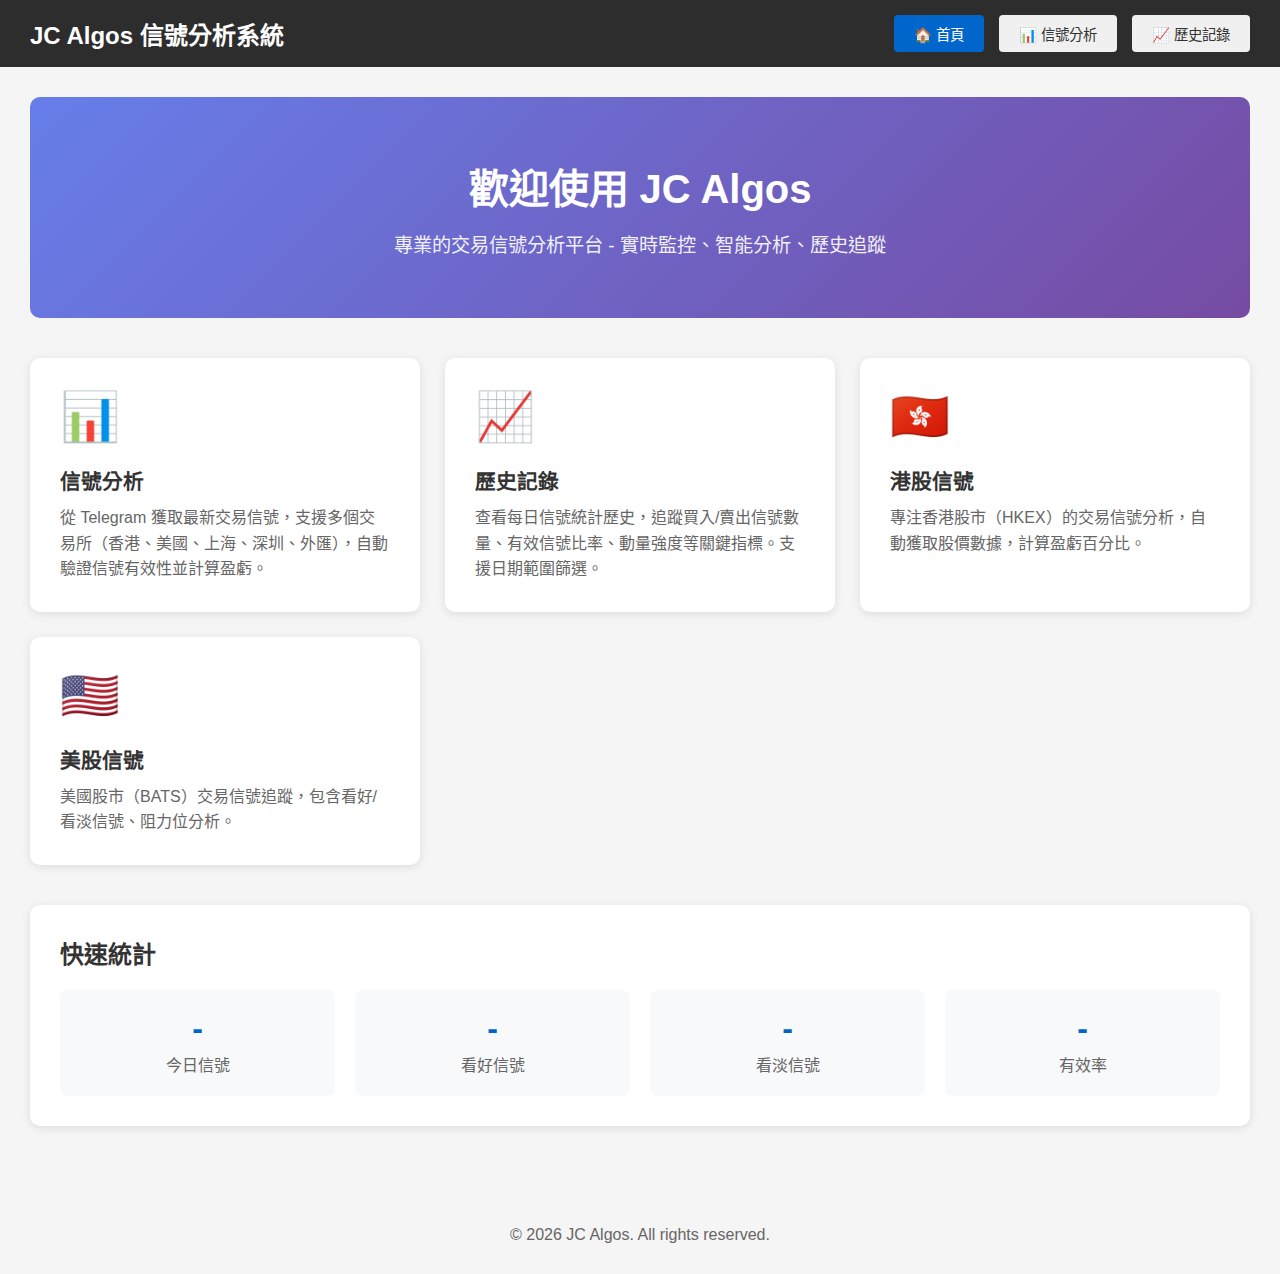
<file: frontend/index.html>
<!DOCTYPE html>
<html lang="zh-TW">
<head>
    <meta charset="UTF-8">
    <meta name="viewport" content="width=device-width, initial-scale=1.0">
    <title>JC Algos - 信號分析系統</title>
    <style>
        * {
            margin: 0;
            padding: 0;
            box-sizing: border-box;
        }

        body {
            font-family: -apple-system, BlinkMacSystemFont, 'Segoe UI', Roboto, 'Helvetica Neue', Arial, sans-serif;
            background-color: #f5f5f5;
            min-height: 100vh;
        }

        /* Header */
        .header {
            background-color: #2d2d2d;
            padding: 15px 30px;
            display: flex;
            justify-content: space-between;
            align-items: center;
            position: sticky;
            top: 0;
            z-index: 1000;
        }

        .header-title {
            color: white;
            font-size: 1.5rem;
            font-weight: bold;
        }

        .header-nav {
            display: flex;
            gap: 15px;
        }

        .header-btn {
            background-color: #f0f0f0;
            color: #333;
            padding: 8px 20px;
            border: none;
            border-radius: 4px;
            text-decoration: none;
            font-size: 0.9rem;
            cursor: pointer;
            transition: background-color 0.2s;
        }

        .header-btn:hover {
            background-color: #e0e0e0;
        }

        .header-btn.active {
            background-color: #0066cc;
            color: white;
        }

        /* Main Content */
        .main-container {
            max-width: 1400px;
            margin: 0 auto;
            padding: 30px;
        }

        .welcome-section {
            text-align: center;
            padding: 60px 20px;
            background: linear-gradient(135deg, #667eea 0%, #764ba2 100%);
            border-radius: 10px;
            color: white;
            margin-bottom: 40px;
        }

        .welcome-section h1 {
            font-size: 2.5rem;
            margin-bottom: 15px;
        }

        .welcome-section p {
            font-size: 1.2rem;
            opacity: 0.9;
        }

        /* Feature Cards */
        .features-grid {
            display: grid;
            grid-template-columns: repeat(auto-fit, minmax(300px, 1fr));
            gap: 25px;
            margin-bottom: 40px;
        }

        .feature-card {
            background: white;
            border-radius: 10px;
            padding: 30px;
            box-shadow: 0 2px 10px rgba(0,0,0,0.1);
            transition: transform 0.2s, box-shadow 0.2s;
            cursor: pointer;
            text-decoration: none;
            color: inherit;
        }

        .feature-card:hover {
            transform: translateY(-5px);
            box-shadow: 0 5px 20px rgba(0,0,0,0.15);
        }

        .feature-icon {
            font-size: 3rem;
            margin-bottom: 20px;
        }

        .feature-card h3 {
            font-size: 1.3rem;
            margin-bottom: 10px;
            color: #333;
        }

        .feature-card p {
            color: #666;
            line-height: 1.6;
        }

        /* Quick Stats */
        .stats-section {
            background: white;
            border-radius: 10px;
            padding: 30px;
            box-shadow: 0 2px 10px rgba(0,0,0,0.1);
        }

        .stats-section h2 {
            margin-bottom: 20px;
            color: #333;
        }

        .stats-grid {
            display: grid;
            grid-template-columns: repeat(auto-fit, minmax(200px, 1fr));
            gap: 20px;
        }

        .stat-item {
            text-align: center;
            padding: 20px;
            background: #f8f9fa;
            border-radius: 8px;
        }

        .stat-value {
            font-size: 2rem;
            font-weight: bold;
            color: #0066cc;
        }

        .stat-label {
            color: #666;
            margin-top: 5px;
        }

        /* Footer */
        .footer {
            text-align: center;
            padding: 30px;
            color: #666;
            margin-top: 40px;
        }

        /* Responsive */
        @media (max-width: 768px) {
            .header {
                flex-direction: column;
                gap: 15px;
                padding: 15px;
            }

            .welcome-section h1 {
                font-size: 1.8rem;
            }

            .main-container {
                padding: 15px;
            }
        }
    </style>
</head>
<body>
    <!-- Header -->
    <header class="header">
        <h1 class="header-title">JC Algos 信號分析系統</h1>
        <nav class="header-nav">
            <a href="index.html" class="header-btn active">🏠 首頁</a>
            <a href="signals.html" class="header-btn">📊 信號分析</a>
            <a href="history.html" class="header-btn">📈 歷史記錄</a>
        </nav>
    </header>

    <!-- Main Content -->
    <main class="main-container">
        <!-- Welcome Section -->
        <section class="welcome-section">
            <h1>歡迎使用 JC Algos</h1>
            <p>專業的交易信號分析平台 - 實時監控、智能分析、歷史追蹤</p>
        </section>

        <!-- Feature Cards -->
        <section class="features-grid">
            <a href="signals.html" class="feature-card">
                <div class="feature-icon">📊</div>
                <h3>信號分析</h3>
                <p>從 Telegram 獲取最新交易信號，支援多個交易所（香港、美國、上海、深圳、外匯），自動驗證信號有效性並計算盈虧。</p>
            </a>

            <a href="history.html" class="feature-card">
                <div class="feature-icon">📈</div>
                <h3>歷史記錄</h3>
                <p>查看每日信號統計歷史，追蹤買入/賣出信號數量、有效信號比率、動量強度等關鍵指標。支援日期範圍篩選。</p>
            </a>

            <a href="signals.html?exchange=HKEX" class="feature-card">
                <div class="feature-icon">🇭🇰</div>
                <h3>港股信號</h3>
                <p>專注香港股市（HKEX）的交易信號分析，自動獲取股價數據，計算盈虧百分比。</p>
            </a>

            <a href="signals.html?exchange=BATS" class="feature-card">
                <div class="feature-icon">🇺🇸</div>
                <h3>美股信號</h3>
                <p>美國股市（BATS）交易信號追蹤，包含看好/看淡信號、阻力位分析。</p>
            </a>
        </section>

        <!-- Quick Stats -->
        <section class="stats-section">
            <h2>快速統計</h2>
            <div class="stats-grid" id="quickStats">
                <div class="stat-item">
                    <div class="stat-value" id="totalSignals">-</div>
                    <div class="stat-label">今日信號</div>
                </div>
                <div class="stat-item">
                    <div class="stat-value" id="buySignals">-</div>
                    <div class="stat-label">看好信號</div>
                </div>
                <div class="stat-item">
                    <div class="stat-value" id="sellSignals">-</div>
                    <div class="stat-label">看淡信號</div>
                </div>
                <div class="stat-item">
                    <div class="stat-value" id="validRate">-</div>
                    <div class="stat-label">有效率</div>
                </div>
            </div>
        </section>
    </main>

    <!-- Footer -->
    <footer class="footer">
        <p>&copy; 2026 JC Algos. All rights reserved.</p>
    </footer>

    <script>
        // API Base URL - Change this to your VPS backend URL
        const API_BASE = 'http://localhost:8000';

        // Load quick stats on page load
        async function loadQuickStats() {
            try {
                const response = await fetch(`${API_BASE}/api/signals?exchange=HKEX&days=1`);
                const data = await response.json();

                if (data.success) {
                    document.getElementById('totalSignals').textContent = data.total_signals;
                    document.getElementById('buySignals').textContent = data.buy_signals;
                    document.getElementById('sellSignals').textContent = data.sell_signals;

                    const totalValid = data.valid_buy_signals + data.valid_sell_signals;
                    const totalSignals = data.buy_signals + data.sell_signals;
                    const validRate = totalSignals > 0 ? Math.round((totalValid / totalSignals) * 100) : 0;
                    document.getElementById('validRate').textContent = validRate + '%';
                }
            } catch (error) {
                console.error('Error loading stats:', error);
                // Keep default values if API fails
            }
        }

        // Load stats when page loads
        document.addEventListener('DOMContentLoaded', loadQuickStats);
    </script>
</body>
</html>
</file>
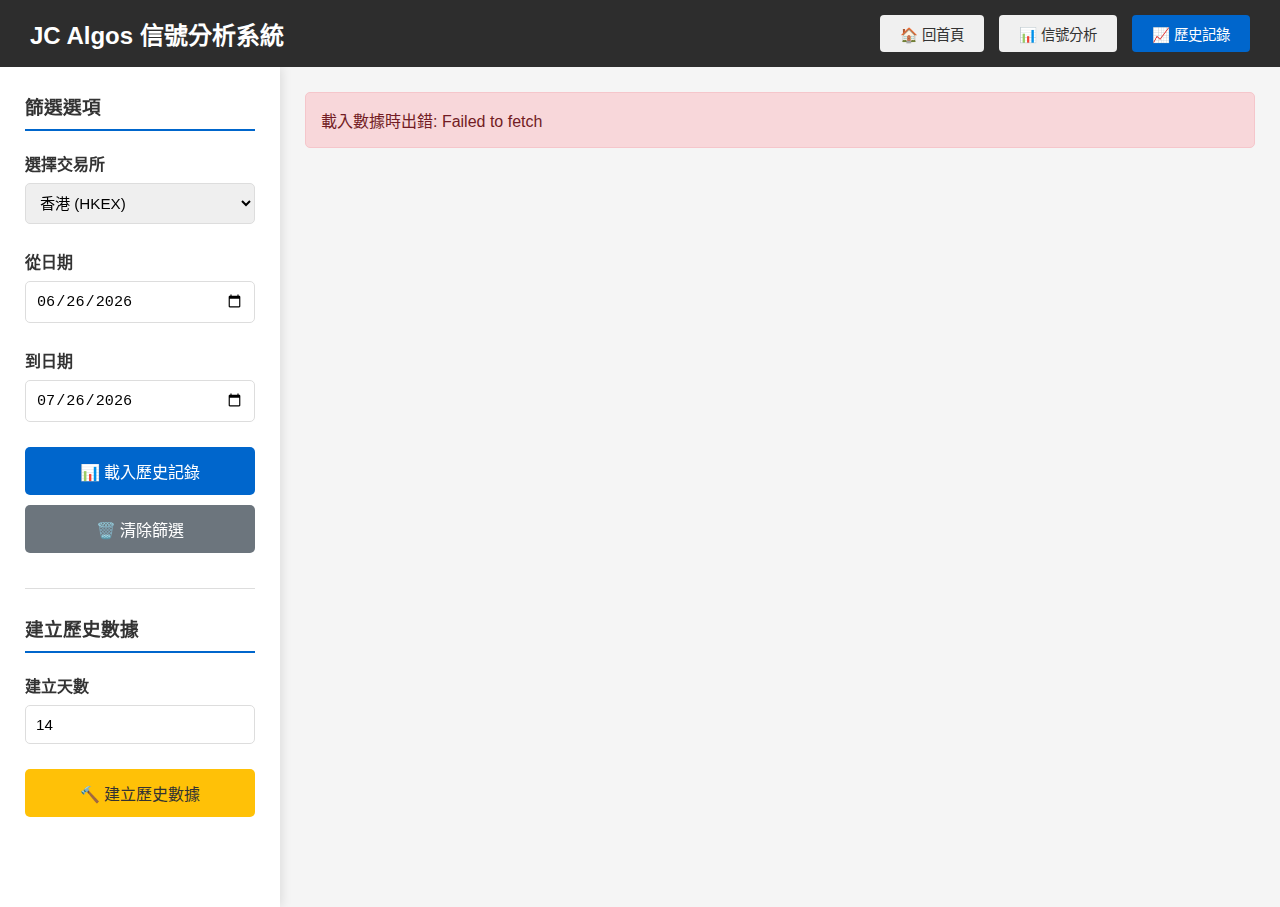
<file: frontend/history.html>
<!DOCTYPE html>
<html lang="zh-TW">
<head>
    <meta charset="UTF-8">
    <meta name="viewport" content="width=device-width, initial-scale=1.0">
    <title>歷史記錄 - JC Algos</title>
    <style>
        * {
            margin: 0;
            padding: 0;
            box-sizing: border-box;
        }

        body {
            font-family: -apple-system, BlinkMacSystemFont, 'Segoe UI', Roboto, 'Helvetica Neue', Arial, sans-serif;
            background-color: #f5f5f5;
            min-height: 100vh;
        }

        /* Header */
        .header {
            background-color: #2d2d2d;
            padding: 15px 30px;
            display: flex;
            justify-content: space-between;
            align-items: center;
            position: sticky;
            top: 0;
            z-index: 1000;
        }

        .header-title {
            color: white;
            font-size: 1.5rem;
            font-weight: bold;
        }

        .header-nav {
            display: flex;
            gap: 15px;
        }

        .header-btn {
            background-color: #f0f0f0;
            color: #333;
            padding: 8px 20px;
            border: none;
            border-radius: 4px;
            text-decoration: none;
            font-size: 0.9rem;
            cursor: pointer;
            transition: background-color 0.2s;
        }

        .header-btn:hover {
            background-color: #e0e0e0;
        }

        .header-btn.active {
            background-color: #0066cc;
            color: white;
        }

        /* Layout */
        .page-container {
            display: flex;
            min-height: calc(100vh - 60px);
        }

        /* Sidebar */
        .sidebar {
            width: 280px;
            background: white;
            padding: 25px;
            box-shadow: 2px 0 10px rgba(0,0,0,0.1);
            position: sticky;
            top: 60px;
            height: calc(100vh - 60px);
            overflow-y: auto;
        }

        .sidebar h3 {
            margin-bottom: 20px;
            color: #333;
            border-bottom: 2px solid #0066cc;
            padding-bottom: 10px;
        }

        .filter-group {
            margin-bottom: 25px;
        }

        .filter-group label {
            display: block;
            margin-bottom: 8px;
            font-weight: 600;
            color: #333;
        }

        .filter-group select,
        .filter-group input {
            width: 100%;
            padding: 10px;
            border: 1px solid #ddd;
            border-radius: 5px;
            font-size: 0.95rem;
        }

        .filter-group select:focus,
        .filter-group input:focus {
            outline: none;
            border-color: #0066cc;
        }

        .btn {
            width: 100%;
            padding: 12px;
            background-color: #0066cc;
            color: white;
            border: none;
            border-radius: 5px;
            font-size: 1rem;
            cursor: pointer;
            transition: background-color 0.2s;
            margin-bottom: 10px;
        }

        .btn:hover {
            background-color: #0052a3;
        }

        .btn.secondary {
            background-color: #6c757d;
        }

        .btn.secondary:hover {
            background-color: #5a6268;
        }

        .btn.warning {
            background-color: #ffc107;
            color: #333;
        }

        .btn.warning:hover {
            background-color: #e0a800;
        }

        .btn:disabled {
            background-color: #ccc;
            cursor: not-allowed;
        }

        /* Main Content */
        .main-content {
            flex: 1;
            padding: 25px;
            overflow-x: auto;
        }

        /* Table */
        .table-container {
            background: white;
            border-radius: 8px;
            padding: 20px;
            box-shadow: 0 2px 10px rgba(0,0,0,0.1);
            overflow-x: auto;
        }

        .table-container h3 {
            margin-bottom: 15px;
            color: #333;
        }

        table {
            width: 100%;
            border-collapse: collapse;
            font-size: 0.9rem;
        }

        th, td {
            padding: 12px 10px;
            text-align: left;
            border-bottom: 1px solid #eee;
        }

        th {
            background-color: #f8f9fa;
            font-weight: 600;
            color: #333;
            position: sticky;
            top: 0;
        }

        tr:hover {
            background-color: #f8f9fa;
        }

        tr:nth-child(even) {
            background-color: #fafafa;
        }

        /* Loading & Messages */
        .loading {
            text-align: center;
            padding: 40px;
            color: #666;
        }

        .spinner {
            border: 4px solid #f3f3f3;
            border-top: 4px solid #0066cc;
            border-radius: 50%;
            width: 40px;
            height: 40px;
            animation: spin 1s linear infinite;
            margin: 0 auto 15px;
        }

        @keyframes spin {
            0% { transform: rotate(0deg); }
            100% { transform: rotate(360deg); }
        }

        .message {
            padding: 15px;
            border-radius: 5px;
            margin-bottom: 20px;
        }

        .message.success {
            background-color: #d4edda;
            color: #155724;
            border: 1px solid #c3e6cb;
        }

        .message.warning {
            background-color: #fff3cd;
            color: #856404;
            border: 1px solid #ffeeba;
        }

        .message.error {
            background-color: #f8d7da;
            color: #721c24;
            border: 1px solid #f5c6cb;
        }

        .message.info {
            background-color: #cce5ff;
            color: #004085;
            border: 1px solid #b8daff;
        }

        /* Download Button */
        .download-btn {
            display: inline-block;
            padding: 10px 20px;
            background-color: #28a745;
            color: white;
            border: none;
            border-radius: 5px;
            cursor: pointer;
            text-decoration: none;
            margin-top: 15px;
        }

        .download-btn:hover {
            background-color: #218838;
        }

        /* Progress Bar */
        .progress-container {
            width: 100%;
            background-color: #e0e0e0;
            border-radius: 5px;
            margin: 15px 0;
            overflow: hidden;
        }

        .progress-bar {
            height: 20px;
            background-color: #0066cc;
            text-align: center;
            line-height: 20px;
            color: white;
            font-size: 0.8rem;
            transition: width 0.3s;
        }

        /* Summary Stats */
        .summary-box {
            background: linear-gradient(135deg, #667eea 0%, #764ba2 100%);
            color: white;
            padding: 20px;
            border-radius: 8px;
            margin-bottom: 25px;
        }

        .summary-box h3 {
            margin-bottom: 15px;
        }

        .summary-grid {
            display: grid;
            grid-template-columns: repeat(auto-fit, minmax(150px, 1fr));
            gap: 15px;
        }

        .summary-item {
            text-align: center;
        }

        .summary-value {
            font-size: 1.8rem;
            font-weight: bold;
        }

        .summary-label {
            font-size: 0.9rem;
            opacity: 0.9;
        }

        /* Responsive */
        @media (max-width: 1024px) {
            .page-container {
                flex-direction: column;
            }

            .sidebar {
                width: 100%;
                height: auto;
                position: relative;
                top: 0;
            }
        }

        @media (max-width: 768px) {
            .header {
                flex-direction: column;
                gap: 15px;
                padding: 15px;
            }

            table {
                font-size: 0.8rem;
            }

            th, td {
                padding: 8px 5px;
            }
        }
    </style>
</head>
<body>
    <!-- Header -->
    <header class="header">
        <h1 class="header-title">JC Algos 信號分析系統</h1>
        <nav class="header-nav">
            <a href="index.html" class="header-btn">🏠 回首頁</a>
            <a href="signals.html" class="header-btn">📊 信號分析</a>
            <a href="history.html" class="header-btn active">📈 歷史記錄</a>
        </nav>
    </header>

    <div class="page-container">
        <!-- Sidebar -->
        <aside class="sidebar">
            <h3>篩選選項</h3>

            <div class="filter-group">
                <label for="exchange">選擇交易所</label>
                <select id="exchange">
                    <option value="HKEX">香港 (HKEX)</option>
                    <option value="BATS">美國 (BATS)</option>
                    <option value="SSE_DLY">上海 (SSE)</option>
                    <option value="ZSE_DLY">深圳 (ZSE)</option>
                    <option value="OANDA">外匯 (OANDA)</option>
                </select>
            </div>

            <div class="filter-group">
                <label for="fromDate">從日期</label>
                <input type="date" id="fromDate">
            </div>

            <div class="filter-group">
                <label for="toDate">到日期</label>
                <input type="date" id="toDate">
            </div>

            <button class="btn" onclick="loadHistory()">
                📊 載入歷史記錄
            </button>

            <button class="btn secondary" onclick="clearFilter()">
                🗑️ 清除篩選
            </button>

            <hr style="margin: 25px 0; border: none; border-top: 1px solid #ddd;">

            <h3>建立歷史數據</h3>

            <div class="filter-group">
                <label for="buildDays">建立天數</label>
                <input type="number" id="buildDays" value="14" min="1" max="30">
            </div>

            <button class="btn warning" id="buildBtn" onclick="buildHistory()">
                🔨 建立歷史數據
            </button>

            <div id="buildProgress" style="display: none;">
                <div class="progress-container">
                    <div class="progress-bar" id="progressBar" style="width: 0%;">0%</div>
                </div>
                <p id="progressText" style="text-align: center; color: #666; font-size: 0.9rem;"></p>
            </div>
        </aside>

        <!-- Main Content -->
        <main class="main-content">
            <div id="messageArea"></div>

            <div id="loadingArea" class="loading" style="display: none;">
                <div class="spinner"></div>
                <p>正在載入歷史記錄...</p>
            </div>

            <div id="summaryArea" style="display: none;"></div>

            <div id="tableArea" class="table-container" style="display: none;">
                <h3 id="tableTitle">信號歷史統計</h3>
                <table>
                    <thead>
                        <tr>
                            <th>日期</th>
                            <th>買入信號數量</th>
                            <th>有效買入信號</th>
                            <th>賣出信號數量</th>
                            <th>有效賣出信號</th>
                            <th>初始動量比率</th>
                            <th>實際動量比率</th>
                            <th>看好動量強度</th>
                            <th>看淡動量強度</th>
                        </tr>
                    </thead>
                    <tbody id="historyBody">
                    </tbody>
                </table>
                <button class="download-btn" onclick="downloadCSV()">📥 下載 CSV</button>
            </div>
        </main>
    </div>

    <script>
        // API Base URL - Change this to your VPS backend URL
        const API_BASE = 'http://localhost:8000';

        // Global data storage
        let currentHistory = [];
        let currentExchange = 'HKEX';

        // Initialize page
        document.addEventListener('DOMContentLoaded', function() {
            // Set default dates (last 30 days)
            const today = new Date().toISOString().split('T')[0];
            const monthAgo = new Date(Date.now() - 30 * 24 * 60 * 60 * 1000).toISOString().split('T')[0];
            document.getElementById('fromDate').value = monthAgo;
            document.getElementById('toDate').value = today;

            // Load history on page load
            loadHistory();
        });

        async function loadHistory() {
            const exchange = document.getElementById('exchange').value;
            const fromDate = document.getElementById('fromDate').value;
            const toDate = document.getElementById('toDate').value;

            currentExchange = exchange;

            // Build URL
            let url = `${API_BASE}/api/history/${exchange}`;
            const params = [];
            if (fromDate) params.push(`from_date=${fromDate}`);
            if (toDate) params.push(`to_date=${toDate}`);
            if (params.length > 0) url += '?' + params.join('&');

            // Show loading
            showLoading(true);
            hideMessage();

            try {
                const response = await fetch(url);
                const data = await response.json();

                showLoading(false);

                if (data.success && data.history.length > 0) {
                    currentHistory = data.history;
                    showSummary(data.history);
                    showTable(data.history, exchange);
                    showMessage(`載入了 ${data.total_records} 筆記錄`, 'success');
                } else {
                    showMessage(`沒有找到 ${exchange} 的歷史數據。請先使用「建立歷史數據」功能。`, 'info');
                    hideSummary();
                    hideTable();
                }
            } catch (error) {
                showLoading(false);
                showMessage(`載入數據時出錯: ${error.message}`, 'error');
                hideSummary();
                hideTable();
            }
        }

        async function buildHistory() {
            const exchange = document.getElementById('exchange').value;
            const days = document.getElementById('buildDays').value;

            currentExchange = exchange;

            // Show progress
            document.getElementById('buildBtn').disabled = true;
            document.getElementById('buildProgress').style.display = 'block';
            updateProgress(0, '開始建立歷史數據...');

            try {
                const response = await fetch(`${API_BASE}/api/build-history`, {
                    method: 'POST',
                    headers: {
                        'Content-Type': 'application/json'
                    },
                    body: JSON.stringify({
                        exchange: exchange,
                        days: parseInt(days)
                    })
                });

                const data = await response.json();

                updateProgress(100, '完成!');

                if (data.success) {
                    showMessage(`成功建立 ${data.dates_processed} 天的歷史數據`, 'success');
                    // Reload history
                    setTimeout(() => {
                        loadHistory();
                    }, 1000);
                } else {
                    showMessage('建立歷史數據時發生錯誤', 'error');
                }
            } catch (error) {
                showMessage(`建立數據時出錯: ${error.message}`, 'error');
            } finally {
                document.getElementById('buildBtn').disabled = false;
                setTimeout(() => {
                    document.getElementById('buildProgress').style.display = 'none';
                }, 2000);
            }
        }

        function updateProgress(percent, text) {
            document.getElementById('progressBar').style.width = percent + '%';
            document.getElementById('progressBar').textContent = percent + '%';
            document.getElementById('progressText').textContent = text;
        }

        function clearFilter() {
            const today = new Date().toISOString().split('T')[0];
            const monthAgo = new Date(Date.now() - 30 * 24 * 60 * 60 * 1000).toISOString().split('T')[0];
            document.getElementById('fromDate').value = monthAgo;
            document.getElementById('toDate').value = today;
            loadHistory();
        }

        function showLoading(show) {
            document.getElementById('loadingArea').style.display = show ? 'block' : 'none';
        }

        function showMessage(text, type) {
            const messageArea = document.getElementById('messageArea');
            messageArea.innerHTML = `<div class="message ${type}">${text}</div>`;
        }

        function hideMessage() {
            document.getElementById('messageArea').innerHTML = '';
        }

        function showSummary(history) {
            const summaryArea = document.getElementById('summaryArea');
            
            // Calculate totals
            let totalBuy = 0, totalSell = 0, totalValidBuy = 0, totalValidSell = 0;
            
            history.forEach(record => {
                totalBuy += record.buy_signals || 0;
                totalSell += record.sell_signals || 0;
                totalValidBuy += record.valid_buy_signals || 0;
                totalValidSell += record.valid_sell_signals || 0;
            });

            const avgValidRate = (totalBuy + totalSell) > 0 
                ? Math.round(((totalValidBuy + totalValidSell) / (totalBuy + totalSell)) * 100) 
                : 0;

            summaryArea.innerHTML = `
                <div class="summary-box">
                    <h3>📊 總計統計 (${history.length} 天)</h3>
                    <div class="summary-grid">
                        <div class="summary-item">
                            <div class="summary-value">${totalBuy + totalSell}</div>
                            <div class="summary-label">總信號數</div>
                        </div>
                        <div class="summary-item">
                            <div class="summary-value">${totalBuy}</div>
                            <div class="summary-label">買入信號</div>
                        </div>
                        <div class="summary-item">
                            <div class="summary-value">${totalSell}</div>
                            <div class="summary-label">賣出信號</div>
                        </div>
                        <div class="summary-item">
                            <div class="summary-value">${totalValidBuy + totalValidSell}</div>
                            <div class="summary-label">有效信號</div>
                        </div>
                        <div class="summary-item">
                            <div class="summary-value">${avgValidRate}%</div>
                            <div class="summary-label">平均有效率</div>
                        </div>
                    </div>
                </div>
            `;
            summaryArea.style.display = 'block';
        }

        function hideSummary() {
            document.getElementById('summaryArea').style.display = 'none';
        }

        function showTable(history, exchange) {
            document.getElementById('tableTitle').textContent = `${exchange} 信號歷史統計`;
            
            const tbody = document.getElementById('historyBody');
            tbody.innerHTML = '';

            history.forEach((record, index) => {
                const row = document.createElement('tr');
                row.style.backgroundColor = index % 2 === 0 ? '#f5f5f5' : 'white';
                
                row.innerHTML = `
                    <td>${record.date}</td>
                    <td>${record.buy_signals}</td>
                    <td>${record.valid_buy_signals}</td>
                    <td>${record.sell_signals}</td>
                    <td>${record.valid_sell_signals}</td>
                    <td>${record.initial_momentum_ratio}</td>
                    <td>${record.actual_momentum_ratio}</td>
                    <td>${record.bullish_strength}</td>
                    <td>${record.bearish_strength}</td>
                `;
                tbody.appendChild(row);
            });

            document.getElementById('tableArea').style.display = 'block';
        }

        function hideTable() {
            document.getElementById('tableArea').style.display = 'none';
        }

        function downloadCSV() {
            if (!currentHistory || currentHistory.length === 0) {
                showMessage('沒有數據可下載', 'warning');
                return;
            }

            const headers = [
                '日期', '買入信號數量', '有效買入信號', '賣出信號數量', '有效賣出信號',
                '初始動量比率', '實際動量比率', '看好動量強度', '看淡動量強度'
            ];

            const rows = currentHistory.map(h => [
                h.date, h.buy_signals, h.valid_buy_signals, h.sell_signals, h.valid_sell_signals,
                h.initial_momentum_ratio, h.actual_momentum_ratio, h.bullish_strength, h.bearish_strength
            ]);

            let csv = '\uFEFF'; // BOM for UTF-8
            csv += headers.join(',') + '\n';
            rows.forEach(row => {
                csv += row.map(cell => `"${cell || ''}"`).join(',') + '\n';
            });

            const blob = new Blob([csv], { type: 'text/csv;charset=utf-8;' });
            const link = document.createElement('a');
            const url = URL.createObjectURL(blob);
            link.setAttribute('href', url);
            link.setAttribute('download', `${currentExchange}_signal_history_${new Date().toISOString().split('T')[0]}.csv`);
            link.style.visibility = 'hidden';
            document.body.appendChild(link);
            link.click();
            document.body.removeChild(link);
        }
    </script>
</body>
</html>
</file>
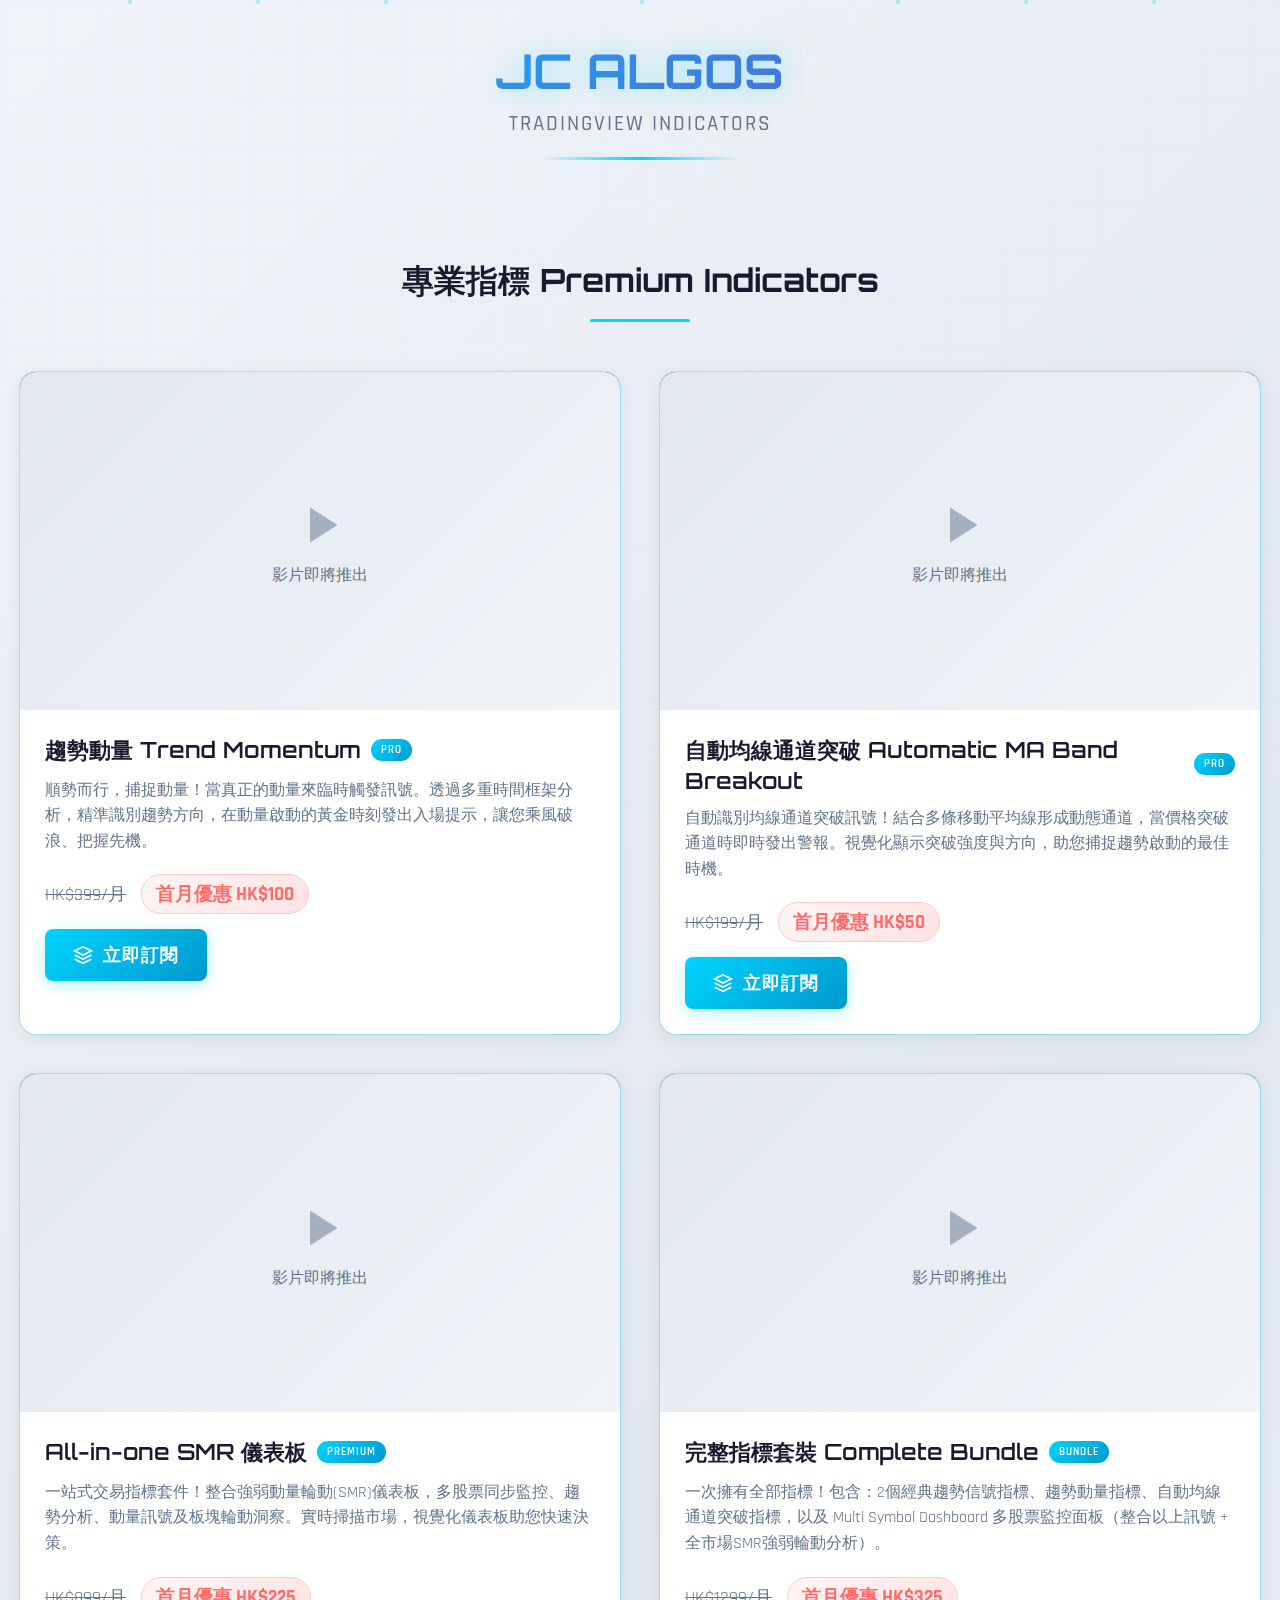
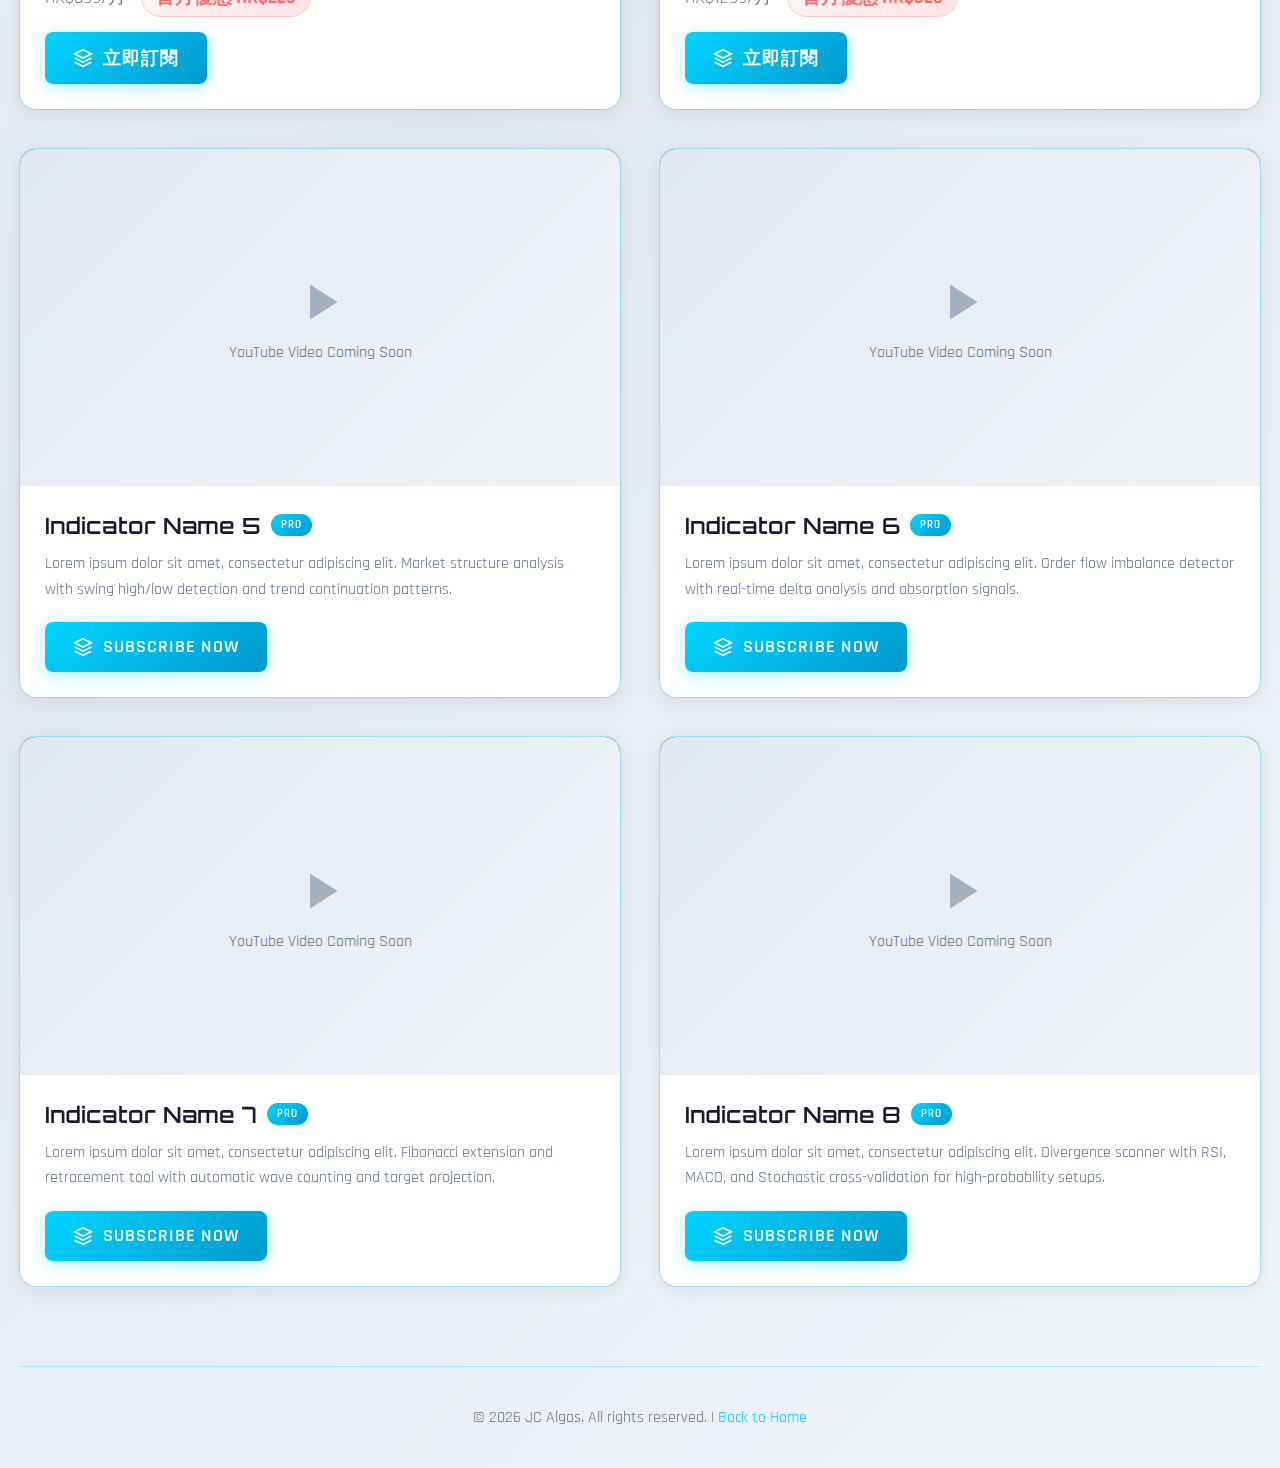
<file: frontend/indicators.html>
<!DOCTYPE html>
<html lang="en">
<head>
    <meta charset="UTF-8">
    <meta name="viewport" content="width=device-width, initial-scale=1.0">
    <title>JC Algos TradingView Indicators</title>
    <link href="https://fonts.googleapis.com/css2?family=Orbitron:wght@400;500;600;700&family=Rajdhani:wght@300;400;500;600;700&display=swap" rel="stylesheet">
    <style>
        :root {
            --primary: #00d4ff;
            --primary-dark: #0099cc;
            --secondary: #7b2cbf;
            --accent: #00ff88;
            --bg-light: #f0f4f8;
            --bg-card: #ffffff;
            --text-dark: #1a1a2e;
            --text-muted: #64748b;
            --border: rgba(0, 212, 255, 0.3);
            --glow: rgba(0, 212, 255, 0.4);
        }

        * {
            margin: 0;
            padding: 0;
            box-sizing: border-box;
        }

        body {
            font-family: 'Rajdhani', sans-serif;
            background: linear-gradient(135deg, #f0f4f8 0%, #e2e8f0 50%, #f0f4f8 100%);
            color: var(--text-dark);
            min-height: 100vh;
            overflow-x: hidden;
        }

        /* Cyber grid background */
        body::before {
            content: '';
            position: fixed;
            top: 0;
            left: 0;
            width: 100%;
            height: 100%;
            background-image: 
                linear-gradient(rgba(0, 212, 255, 0.03) 1px, transparent 1px),
                linear-gradient(90deg, rgba(0, 212, 255, 0.03) 1px, transparent 1px);
            background-size: 50px 50px;
            pointer-events: none;
            z-index: 0;
        }

        .container {
            max-width: 1400px;
            margin: 0 auto;
            padding: 0 20px;
            position: relative;
            z-index: 1;
        }

        /* Header */
        header {
            padding: 40px 0;
            text-align: center;
            position: relative;
        }

        .logo {
            font-family: 'Orbitron', sans-serif;
            font-size: 3rem;
            font-weight: 700;
            background: linear-gradient(135deg, var(--primary) 0%, var(--secondary) 100%);
            -webkit-background-clip: text;
            -webkit-text-fill-color: transparent;
            background-clip: text;
            text-shadow: 0 0 30px var(--glow);
            margin-bottom: 10px;
        }

        .tagline {
            font-size: 1.3rem;
            color: var(--text-muted);
            font-weight: 500;
            letter-spacing: 2px;
            text-transform: uppercase;
        }

        .cyber-line {
            width: 200px;
            height: 3px;
            background: linear-gradient(90deg, transparent, var(--primary), transparent);
            margin: 20px auto;
            border-radius: 2px;
        }

        /* Indicators Grid */
        .indicators-section {
            padding: 40px 0 80px;
        }

        .section-title {
            font-family: 'Orbitron', sans-serif;
            font-size: 2rem;
            text-align: center;
            margin-bottom: 50px;
            color: var(--text-dark);
            position: relative;
        }

        .section-title::after {
            content: '';
            display: block;
            width: 100px;
            height: 3px;
            background: var(--primary);
            margin: 15px auto 0;
            border-radius: 2px;
        }

        .indicators-grid {
            display: grid;
            grid-template-columns: repeat(2, 1fr);
            gap: 40px;
        }

        @media (max-width: 968px) {
            .indicators-grid {
                grid-template-columns: 1fr;
            }
        }

        /* Indicator Card */
        .indicator-card {
            background: var(--bg-card);
            border-radius: 16px;
            overflow: hidden;
            box-shadow: 
                0 4px 20px rgba(0, 0, 0, 0.08),
                0 0 0 1px var(--border);
            transition: all 0.3s ease;
            position: relative;
        }

        .indicator-card::before {
            content: '';
            position: absolute;
            top: 0;
            left: 0;
            right: 0;
            height: 4px;
            background: linear-gradient(90deg, var(--primary), var(--secondary));
        }

        .indicator-card:hover {
            transform: translateY(-5px);
            box-shadow: 
                0 12px 40px rgba(0, 212, 255, 0.15),
                0 0 0 1px var(--primary);
        }

        .video-container {
            position: relative;
            width: 100%;
            padding-bottom: 56.25%; /* 16:9 */
            background: linear-gradient(135deg, #1a1a2e, #2d2d44);
        }

        .video-container iframe {
            position: absolute;
            top: 0;
            left: 0;
            width: 100%;
            height: 100%;
            border: none;
        }

        .video-placeholder {
            position: absolute;
            top: 0;
            left: 0;
            width: 100%;
            height: 100%;
            display: flex;
            flex-direction: column;
            align-items: center;
            justify-content: center;
            color: #64748b;
            background: linear-gradient(135deg, #e2e8f0, #f0f4f8);
        }

        .video-placeholder svg {
            width: 60px;
            height: 60px;
            margin-bottom: 10px;
            opacity: 0.5;
        }

        .card-content {
            padding: 25px;
        }

        .indicator-name {
            font-family: 'Orbitron', sans-serif;
            font-size: 1.4rem;
            font-weight: 600;
            color: var(--text-dark);
            margin-bottom: 12px;
            display: flex;
            align-items: center;
            gap: 10px;
        }

        .indicator-name .badge {
            font-family: 'Rajdhani', sans-serif;
            font-size: 0.7rem;
            padding: 4px 10px;
            background: linear-gradient(135deg, var(--primary), var(--primary-dark));
            color: white;
            border-radius: 20px;
            text-transform: uppercase;
            font-weight: 600;
            letter-spacing: 1px;
        }

        .indicator-description {
            font-size: 1rem;
            color: var(--text-muted);
            line-height: 1.6;
            margin-bottom: 20px;
        }

        .subscribe-btn {
            display: inline-flex;
            align-items: center;
            gap: 10px;
            padding: 14px 28px;
            background: linear-gradient(135deg, var(--primary), var(--primary-dark));
            color: white;
            border: none;
            border-radius: 8px;
            font-family: 'Rajdhani', sans-serif;
            font-size: 1.1rem;
            font-weight: 600;
            text-transform: uppercase;
            letter-spacing: 1px;
            cursor: pointer;
            transition: all 0.3s ease;
            text-decoration: none;
            box-shadow: 0 4px 15px rgba(0, 212, 255, 0.3);
        }

        .subscribe-btn:hover {
            transform: translateY(-2px);
            box-shadow: 0 6px 25px rgba(0, 212, 255, 0.4);
        }

        .subscribe-btn svg {
            width: 20px;
            height: 20px;
        }

        .price-info {
            display: flex;
            align-items: center;
            gap: 15px;
            margin-bottom: 15px;
            flex-wrap: wrap;
        }

        .price-original {
            font-size: 1.1rem;
            color: var(--text-muted);
            text-decoration: line-through;
        }

        .price-promo {
            font-size: 1.2rem;
            font-weight: 700;
            color: #ff6b6b;
            background: linear-gradient(135deg, #fff5f5, #ffe3e3);
            padding: 6px 14px;
            border-radius: 20px;
            border: 1px solid #ffc9c9;
        }

        /* Footer */
        footer {
            text-align: center;
            padding: 40px 0;
            border-top: 1px solid var(--border);
            color: var(--text-muted);
        }

        footer a {
            color: var(--primary);
            text-decoration: none;
        }

        /* Floating particles */
        .particle {
            position: fixed;
            width: 4px;
            height: 4px;
            background: var(--primary);
            border-radius: 50%;
            opacity: 0.3;
            pointer-events: none;
            animation: float 20s infinite;
        }

        @keyframes float {
            0%, 100% { transform: translateY(100vh) rotate(0deg); opacity: 0; }
            10% { opacity: 0.3; }
            90% { opacity: 0.3; }
            100% { transform: translateY(-100vh) rotate(720deg); opacity: 0; }
        }
    </style>
</head>
<body>
    <!-- Floating particles -->
    <div class="particle" style="left: 10%; animation-delay: 0s;"></div>
    <div class="particle" style="left: 20%; animation-delay: 2s;"></div>
    <div class="particle" style="left: 30%; animation-delay: 4s;"></div>
    <div class="particle" style="left: 50%; animation-delay: 6s;"></div>
    <div class="particle" style="left: 70%; animation-delay: 8s;"></div>
    <div class="particle" style="left: 80%; animation-delay: 10s;"></div>
    <div class="particle" style="left: 90%; animation-delay: 12s;"></div>

    <div class="container">
        <header>
            <h1 class="logo">JC ALGOS</h1>
            <p class="tagline">TradingView Indicators</p>
            <div class="cyber-line"></div>
        </header>

        <section class="indicators-section">
            <h2 class="section-title">專業指標 Premium Indicators</h2>
            
            <div class="indicators-grid">
                <!-- Indicator 1: Trend Momentum 趨勢動量 -->
                <div class="indicator-card">
                    <div class="video-container">
                        <div class="video-placeholder">
                            <svg viewBox="0 0 24 24" fill="currentColor">
                                <path d="M8 5v14l11-7z"/>
                            </svg>
                            <span>影片即將推出</span>
                        </div>
                        <!-- <iframe src="https://www.youtube.com/embed/VIDEO_ID_1" allowfullscreen></iframe> -->
                    </div>
                    <div class="card-content">
                        <h3 class="indicator-name">
                            趨勢動量 Trend Momentum
                            <span class="badge">Pro</span>
                        </h3>
                        <p class="indicator-description">
                            順勢而行，捕捉動量！當真正的動量來臨時觸發訊號。透過多重時間框架分析，精準識別趨勢方向，在動量啟動的黃金時刻發出入場提示，讓您乘風破浪、把握先機。
                        </p>
                        <div class="price-info">
                            <span class="price-original">HK$399/月</span>
                            <span class="price-promo">首月優惠 HK$100</span>
                        </div>
                        <a href="https://buy.stripe.com/6oU7sD4ex61e2d23aI77O01?prefilled_promo_code=INDICATOR75" class="subscribe-btn">
                            <svg viewBox="0 0 24 24" fill="none" stroke="currentColor" stroke-width="2">
                                <path d="M12 2L2 7l10 5 10-5-10-5zM2 17l10 5 10-5M2 12l10 5 10-5"/>
                            </svg>
                            立即訂閱
                        </a>
                    </div>
                </div>

                <!-- Indicator 2: MA Band Breakout 均線突破 -->
                <div class="indicator-card">
                    <div class="video-container">
                        <div class="video-placeholder">
                            <svg viewBox="0 0 24 24" fill="currentColor">
                                <path d="M8 5v14l11-7z"/>
                            </svg>
                            <span>影片即將推出</span>
                        </div>
                    </div>
                    <div class="card-content">
                        <h3 class="indicator-name">
                            自動均線通道突破 Automatic MA Band Breakout
                            <span class="badge">Pro</span>
                        </h3>
                        <p class="indicator-description">
                            自動識別均線通道突破訊號！結合多條移動平均線形成動態通道，當價格突破通道時即時發出警報。視覺化顯示突破強度與方向，助您捕捉趨勢啟動的最佳時機。
                        </p>
                        <div class="price-info">
                            <span class="price-original">HK$199/月</span>
                            <span class="price-promo">首月優惠 HK$50</span>
                        </div>
                        <a href="https://buy.stripe.com/00w4grcL32P29Fu6mU77O02?prefilled_promo_code=INDICATOR75" class="subscribe-btn">
                            <svg viewBox="0 0 24 24" fill="none" stroke="currentColor" stroke-width="2">
                                <path d="M12 2L2 7l10 5 10-5-10-5zM2 17l10 5 10-5M2 12l10 5 10-5"/>
                            </svg>
                            立即訂閱
                        </a>
                    </div>
                </div>

                <!-- Indicator 3: SMR Dashboard 強弱動量輪動儀表板 -->
                <div class="indicator-card">
                    <div class="video-container">
                        <div class="video-placeholder">
                            <svg viewBox="0 0 24 24" fill="currentColor">
                                <path d="M8 5v14l11-7z"/>
                            </svg>
                            <span>影片即將推出</span>
                        </div>
                    </div>
                    <div class="card-content">
                        <h3 class="indicator-name">
                            All-in-one SMR 儀表板
                            <span class="badge">Premium</span>
                        </h3>
                        <p class="indicator-description">
                            一站式交易指標套件！整合強弱動量輪動(SMR)儀表板，多股票同步監控、趨勢分析、動量訊號及板塊輪動洞察。實時掃描市場，視覺化儀表板助您快速決策。
                        </p>
                        <div class="price-info">
                            <span class="price-original">HK$899/月</span>
                            <span class="price-promo">首月優惠 HK$225</span>
                        </div>
                        <a href="https://buy.stripe.com/7sY7sD7qJ0GU5pedPm77O03?prefilled_promo_code=INDICATOR75" class="subscribe-btn">
                            <svg viewBox="0 0 24 24" fill="none" stroke="currentColor" stroke-width="2">
                                <path d="M12 2L2 7l10 5 10-5-10-5zM2 17l10 5 10-5M2 12l10 5 10-5"/>
                            </svg>
                            立即訂閱
                        </a>
                    </div>
                </div>

                <!-- Indicator 4: Combo Package 完整指標套裝 -->
                <div class="indicator-card">
                    <div class="video-container">
                        <div class="video-placeholder">
                            <svg viewBox="0 0 24 24" fill="currentColor">
                                <path d="M8 5v14l11-7z"/>
                            </svg>
                            <span>影片即將推出</span>
                        </div>
                    </div>
                    <div class="card-content">
                        <h3 class="indicator-name">
                            完整指標套裝 Complete Bundle
                            <span class="badge">Bundle</span>
                        </h3>
                        <p class="indicator-description">
                            一次擁有全部指標！包含：2個經典趨勢信號指標、趨勢動量指標、自動均線通道突破指標，以及 Multi Symbol Dashboard 多股票監控面板（整合以上訊號 + 全市場SMR強弱輪動分析）。
                        </p>
                        <div class="price-info">
                            <span class="price-original">HK$1299/月</span>
                            <span class="price-promo">首月優惠 HK$325</span>
                        </div>
                        <a href="https://buy.stripe.com/cNi5kvcL3bly3h63aI77O04?prefilled_promo_code=INDICATOR75" class="subscribe-btn">
                            <svg viewBox="0 0 24 24" fill="none" stroke="currentColor" stroke-width="2">
                                <path d="M12 2L2 7l10 5 10-5-10-5zM2 17l10 5 10-5M2 12l10 5 10-5"/>
                            </svg>
                            立即訂閱
                        </a>
                    </div>
                </div>

                <!-- Indicator 5 -->
                <div class="indicator-card">
                    <div class="video-container">
                        <div class="video-placeholder">
                            <svg viewBox="0 0 24 24" fill="currentColor">
                                <path d="M8 5v14l11-7z"/>
                            </svg>
                            <span>YouTube Video Coming Soon</span>
                        </div>
                    </div>
                    <div class="card-content">
                        <h3 class="indicator-name">
                            Indicator Name 5
                            <span class="badge">Pro</span>
                        </h3>
                        <p class="indicator-description">
                            Lorem ipsum dolor sit amet, consectetur adipiscing elit. Market structure analysis with swing high/low detection and trend continuation patterns.
                        </p>
                        <a href="#" class="subscribe-btn">
                            <svg viewBox="0 0 24 24" fill="none" stroke="currentColor" stroke-width="2">
                                <path d="M12 2L2 7l10 5 10-5-10-5zM2 17l10 5 10-5M2 12l10 5 10-5"/>
                            </svg>
                            Subscribe Now
                        </a>
                    </div>
                </div>

                <!-- Indicator 6 -->
                <div class="indicator-card">
                    <div class="video-container">
                        <div class="video-placeholder">
                            <svg viewBox="0 0 24 24" fill="currentColor">
                                <path d="M8 5v14l11-7z"/>
                            </svg>
                            <span>YouTube Video Coming Soon</span>
                        </div>
                    </div>
                    <div class="card-content">
                        <h3 class="indicator-name">
                            Indicator Name 6
                            <span class="badge">Pro</span>
                        </h3>
                        <p class="indicator-description">
                            Lorem ipsum dolor sit amet, consectetur adipiscing elit. Order flow imbalance detector with real-time delta analysis and absorption signals.
                        </p>
                        <a href="#" class="subscribe-btn">
                            <svg viewBox="0 0 24 24" fill="none" stroke="currentColor" stroke-width="2">
                                <path d="M12 2L2 7l10 5 10-5-10-5zM2 17l10 5 10-5M2 12l10 5 10-5"/>
                            </svg>
                            Subscribe Now
                        </a>
                    </div>
                </div>

                <!-- Indicator 7 -->
                <div class="indicator-card">
                    <div class="video-container">
                        <div class="video-placeholder">
                            <svg viewBox="0 0 24 24" fill="currentColor">
                                <path d="M8 5v14l11-7z"/>
                            </svg>
                            <span>YouTube Video Coming Soon</span>
                        </div>
                    </div>
                    <div class="card-content">
                        <h3 class="indicator-name">
                            Indicator Name 7
                            <span class="badge">Pro</span>
                        </h3>
                        <p class="indicator-description">
                            Lorem ipsum dolor sit amet, consectetur adipiscing elit. Fibonacci extension and retracement tool with automatic wave counting and target projection.
                        </p>
                        <a href="#" class="subscribe-btn">
                            <svg viewBox="0 0 24 24" fill="none" stroke="currentColor" stroke-width="2">
                                <path d="M12 2L2 7l10 5 10-5-10-5zM2 17l10 5 10-5M2 12l10 5 10-5"/>
                            </svg>
                            Subscribe Now
                        </a>
                    </div>
                </div>

                <!-- Indicator 8 -->
                <div class="indicator-card">
                    <div class="video-container">
                        <div class="video-placeholder">
                            <svg viewBox="0 0 24 24" fill="currentColor">
                                <path d="M8 5v14l11-7z"/>
                            </svg>
                            <span>YouTube Video Coming Soon</span>
                        </div>
                    </div>
                    <div class="card-content">
                        <h3 class="indicator-name">
                            Indicator Name 8
                            <span class="badge">Pro</span>
                        </h3>
                        <p class="indicator-description">
                            Lorem ipsum dolor sit amet, consectetur adipiscing elit. Divergence scanner with RSI, MACD, and Stochastic cross-validation for high-probability setups.
                        </p>
                        <a href="#" class="subscribe-btn">
                            <svg viewBox="0 0 24 24" fill="none" stroke="currentColor" stroke-width="2">
                                <path d="M12 2L2 7l10 5 10-5-10-5zM2 17l10 5 10-5M2 12l10 5 10-5"/>
                            </svg>
                            Subscribe Now
                        </a>
                    </div>
                </div>
            </div>
        </section>

        <footer>
            <p>&copy; 2026 JC Algos. All rights reserved. | <a href="index.html">Back to Home</a></p>
        </footer>
    </div>
</body>
</html>
</file>
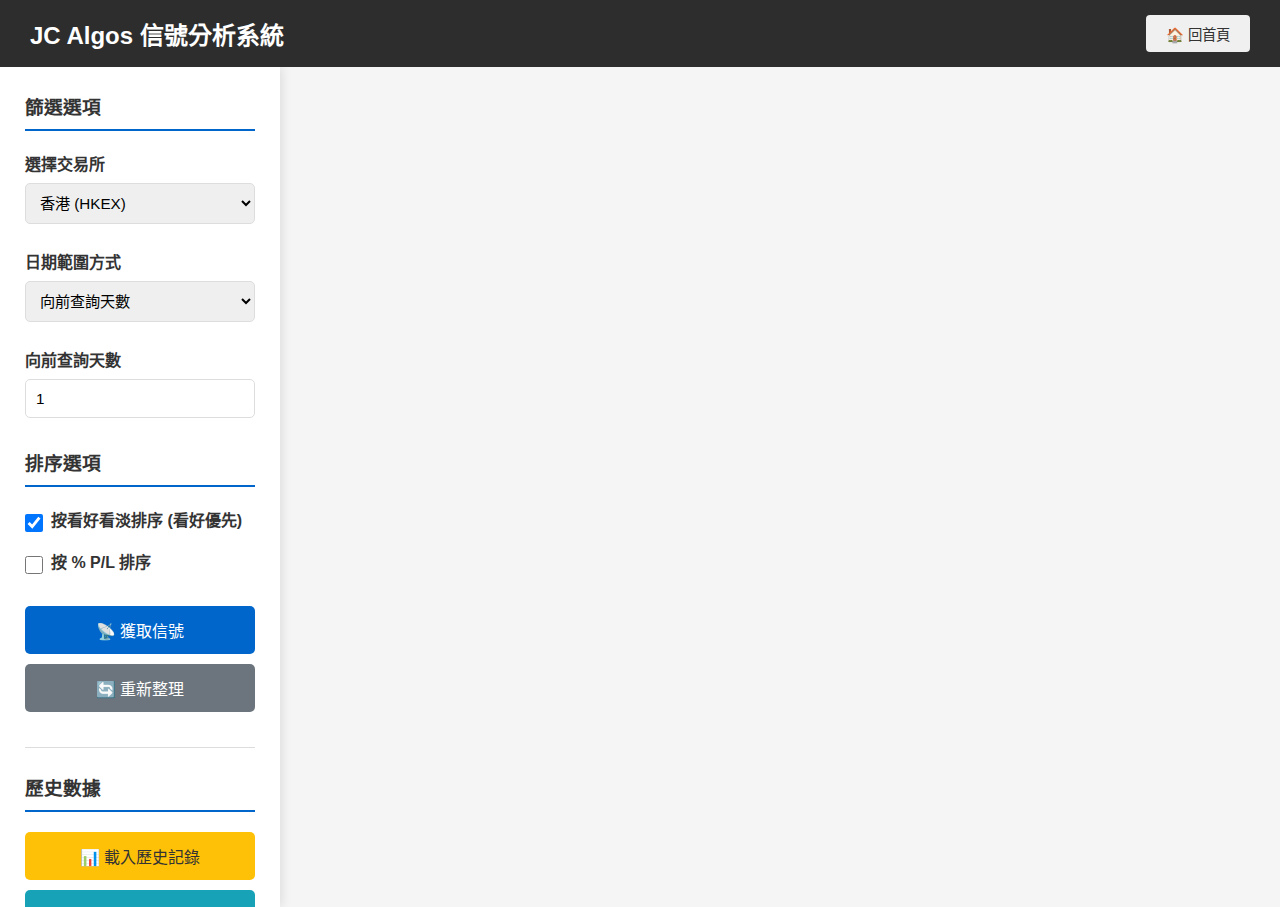
<file: frontend/signals.html>
<!DOCTYPE html>
<html lang="zh-TW">
<head>
    <meta charset="UTF-8">
    <meta name="viewport" content="width=device-width, initial-scale=1.0">
    <title>信號分析 - JC Algos</title>
    <style>
        * {
            margin: 0;
            padding: 0;
            box-sizing: border-box;
        }

        body {
            font-family: -apple-system, BlinkMacSystemFont, 'Segoe UI', Roboto, 'Helvetica Neue', Arial, sans-serif;
            background-color: #f5f5f5;
            min-height: 100vh;
        }

        /* Header */
        .header {
            background-color: #2d2d2d;
            padding: 15px 30px;
            display: flex;
            justify-content: space-between;
            align-items: center;
            position: sticky;
            top: 0;
            z-index: 1000;
        }

        .header-title {
            color: white;
            font-size: 1.5rem;
            font-weight: bold;
        }

        .header-nav {
            display: flex;
            gap: 15px;
        }

        .header-btn {
            background-color: #f0f0f0;
            color: #333;
            padding: 8px 20px;
            border: none;
            border-radius: 4px;
            text-decoration: none;
            font-size: 0.9rem;
            cursor: pointer;
            transition: background-color 0.2s;
        }

        .header-btn:hover {
            background-color: #e0e0e0;
        }

        /* Layout */
        .page-container {
            display: flex;
            min-height: calc(100vh - 60px);
        }

        /* Sidebar */
        .sidebar {
            width: 280px;
            background: white;
            padding: 25px;
            box-shadow: 2px 0 10px rgba(0,0,0,0.1);
            position: sticky;
            top: 60px;
            height: calc(100vh - 60px);
            overflow-y: auto;
        }

        .sidebar h3 {
            margin-bottom: 20px;
            color: #333;
            border-bottom: 2px solid #0066cc;
            padding-bottom: 10px;
        }

        .filter-group {
            margin-bottom: 25px;
        }

        .filter-group label {
            display: block;
            margin-bottom: 8px;
            font-weight: 600;
            color: #333;
        }

        .filter-group select,
        .filter-group input {
            width: 100%;
            padding: 10px;
            border: 1px solid #ddd;
            border-radius: 5px;
            font-size: 0.95rem;
        }

        .filter-group select:focus,
        .filter-group input:focus {
            outline: none;
            border-color: #0066cc;
        }

        .checkbox-group {
            display: flex;
            align-items: center;
            gap: 8px;
            margin-bottom: 10px;
        }

        .checkbox-group input[type="checkbox"] {
            width: 18px;
            height: 18px;
        }

        .btn {
            width: 100%;
            padding: 12px;
            background-color: #0066cc;
            color: white;
            border: none;
            border-radius: 5px;
            font-size: 1rem;
            cursor: pointer;
            transition: background-color 0.2s;
            margin-bottom: 10px;
        }

        .btn:hover {
            background-color: #0052a3;
        }

        .btn.secondary {
            background-color: #6c757d;
        }

        .btn.secondary:hover {
            background-color: #5a6268;
        }

        .btn.warning {
            background-color: #ffc107;
            color: #333;
        }

        .btn.warning:hover {
            background-color: #e0a800;
        }

        .btn:disabled {
            background-color: #ccc;
            cursor: not-allowed;
        }

        /* Main Content */
        .main-content {
            flex: 1;
            padding: 25px;
            overflow-x: auto;
        }

        /* Stats Box */
        .stats-box {
            background-color: #e6f3ff;
            padding: 20px;
            border-radius: 8px;
            margin-bottom: 25px;
            border: 1px solid #99ccff;
        }

        .stats-box h3 {
            color: #0066cc;
            margin-bottom: 15px;
        }

        .stats-grid {
            display: grid;
            grid-template-columns: repeat(3, 1fr);
            gap: 15px;
        }

        .stats-grid div {
            padding: 10px;
        }

        .stats-grid strong {
            color: #333;
        }

        /* Table */
        .table-container {
            background: white;
            border-radius: 8px;
            padding: 20px;
            box-shadow: 0 2px 10px rgba(0,0,0,0.1);
            overflow-x: auto;
            margin-bottom: 25px;
        }

        .table-container h3 {
            margin-bottom: 15px;
            color: #333;
        }

        table {
            width: 100%;
            border-collapse: collapse;
            font-size: 0.9rem;
        }

        th, td {
            padding: 12px 10px;
            text-align: left;
            border-bottom: 1px solid #eee;
        }

        th {
            background-color: #f8f9fa;
            font-weight: 600;
            color: #333;
            position: sticky;
            top: 0;
        }

        tr:hover {
            background-color: #f8f9fa;
        }

        tr:nth-child(even) {
            background-color: #fafafa;
        }

        .sentiment-bullish {
            color: #28a745;
            font-weight: bold;
        }

        .sentiment-bearish {
            color: #dc3545;
            font-weight: bold;
        }

        .valid-yes {
            color: #28a745;
            font-weight: bold;
        }

        .valid-no {
            color: #dc3545;
        }

        .pl-positive {
            color: #28a745;
        }

        .pl-negative {
            color: #dc3545;
        }

        /* Loading & Messages */
        .loading {
            text-align: center;
            padding: 40px;
            color: #666;
        }

        .spinner {
            border: 4px solid #f3f3f3;
            border-top: 4px solid #0066cc;
            border-radius: 50%;
            width: 40px;
            height: 40px;
            animation: spin 1s linear infinite;
            margin: 0 auto 15px;
        }

        @keyframes spin {
            0% { transform: rotate(0deg); }
            100% { transform: rotate(360deg); }
        }

        .message {
            padding: 15px;
            border-radius: 5px;
            margin-bottom: 20px;
        }

        .message.success {
            background-color: #d4edda;
            color: #155724;
            border: 1px solid #c3e6cb;
        }

        .message.warning {
            background-color: #fff3cd;
            color: #856404;
            border: 1px solid #ffeeba;
        }

        .message.error {
            background-color: #f8d7da;
            color: #721c24;
            border: 1px solid #f5c6cb;
        }

        .message.info {
            background-color: #cce5ff;
            color: #004085;
            border: 1px solid #b8daff;
        }

        /* Download Button */
        .download-btn {
            display: inline-block;
            padding: 10px 20px;
            background-color: #28a745;
            color: white;
            border: none;
            border-radius: 5px;
            cursor: pointer;
            text-decoration: none;
            margin-top: 15px;
            margin-right: 10px;
        }

        .download-btn:hover {
            background-color: #218838;
        }

        /* Progress Bar */
        .progress-container {
            width: 100%;
            background-color: #e0e0e0;
            border-radius: 5px;
            margin: 15px 0;
            overflow: hidden;
        }

        .progress-bar {
            height: 20px;
            background-color: #0066cc;
            text-align: center;
            line-height: 20px;
            color: white;
            font-size: 0.8rem;
            transition: width 0.3s;
        }

        /* History Section */
        .history-section {
            margin-top: 30px;
            padding-top: 30px;
            border-top: 2px solid #ddd;
        }

        /* Responsive */
        @media (max-width: 1024px) {
            .page-container {
                flex-direction: column;
            }

            .sidebar {
                width: 100%;
                height: auto;
                position: relative;
                top: 0;
            }

            .stats-grid {
                grid-template-columns: 1fr;
            }
        }

        @media (max-width: 768px) {
            .header {
                flex-direction: column;
                gap: 15px;
                padding: 15px;
            }

            table {
                font-size: 0.8rem;
            }

            th, td {
                padding: 8px 5px;
            }
        }
    </style>
</head>
<body>
    <!-- Header -->
    <header class="header">
        <h1 class="header-title">JC Algos 信號分析系統</h1>
        <nav class="header-nav">
            <a href="index.html" class="header-btn">🏠 回首頁</a>
        </nav>
    </header>

    <div class="page-container">
        <!-- Sidebar -->
        <aside class="sidebar">
            <h3>篩選選項</h3>

            <div class="filter-group">
                <label for="exchange">選擇交易所</label>
                <select id="exchange">
                    <option value="HKEX">香港 (HKEX)</option>
                    <option value="BATS">美國 (BATS)</option>
                </select>
            </div>

            <div class="filter-group">
                <label for="dateMethod">日期範圍方式</label>
                <select id="dateMethod">
                    <option value="days">向前查詢天數</option>
                    <option value="custom">自訂日期範圍</option>
                </select>
            </div>

            <div class="filter-group" id="daysGroup">
                <label for="days">向前查詢天數</label>
                <input type="number" id="days" value="1" min="1" max="30">
            </div>

            <div class="filter-group" id="customDateGroup" style="display: none;">
                <label for="fromDate">從日期</label>
                <input type="date" id="fromDate">
                <label for="toDate" style="margin-top: 10px;">到日期</label>
                <input type="date" id="toDate">
            </div>

            <h3 style="margin-top: 30px;">排序選項</h3>

            <div class="filter-group">
                <div class="checkbox-group">
                    <input type="checkbox" id="sortSentiment" checked>
                    <label for="sortSentiment">按看好看淡排序 (看好優先)</label>
                </div>
                <div class="checkbox-group">
                    <input type="checkbox" id="sortPL">
                    <label for="sortPL">按 % P/L 排序</label>
                </div>
            </div>

            <div class="filter-group" id="plOrderGroup" style="display: none;">
                <label for="plOrder">P/L 排序方式</label>
                <select id="plOrder">
                    <option value="desc">最高優先</option>
                    <option value="asc">最低優先</option>
                </select>
            </div>

            <button class="btn" id="fetchBtn" onclick="fetchSignals()">
                📡 獲取信號
            </button>

            <button class="btn secondary" onclick="fetchSignals()">
                🔄 重新整理
            </button>

            <hr style="margin: 25px 0; border: none; border-top: 1px solid #ddd;">

            <h3>歷史數據</h3>

            <button class="btn warning" id="historyBtn" onclick="fetchHistory()">
                📊 載入歷史記錄
            </button>

            <button class="btn" id="buildBtn" onclick="buildHistory()" style="background-color: #17a2b8;">
                🔨 建立歷史數據 (14天)
            </button>

            <div id="buildProgress" style="display: none;">
                <div class="progress-container">
                    <div class="progress-bar" id="progressBar" style="width: 0%;">0%</div>
                </div>
                <p id="progressText" style="text-align: center; color: #666; font-size: 0.9rem;"></p>
            </div>
        </aside>

        <!-- Main Content -->
        <main class="main-content">
            <div id="messageArea"></div>

            <div id="loadingArea" class="loading" style="display: none;">
                <div class="spinner"></div>
                <p id="loadingText">正在獲取信號數據...</p>
            </div>

            <div id="statsArea" style="display: none;"></div>

            <div id="tableArea" class="table-container" style="display: none;">
                <h3>信號詳細數據</h3>
                <table id="signalsTable">
                    <thead>
                        <tr>
                            <th>股票代碼</th>
                            <th>看好看淡</th>
                            <th>信號觸發價</th>
                            <th>策略失效價</th>
                            <th>阻力 1</th>
                            <th>阻力 2</th>
                            <th>阻力 3</th>
                            <th>日期</th>
                            <th>策略</th>
                            <th>觸發日收盤</th>
                            <th>現價</th>
                            <th>% P/L</th>
                            <th>有效信號?</th>
                        </tr>
                    </thead>
                    <tbody id="signalsBody">
                    </tbody>
                </table>
                <button class="download-btn" onclick="downloadSignalsCSV()">📥 下載信號 CSV</button>
            </div>

            <!-- History Section -->
            <div id="historyArea" class="history-section" style="display: none;">
                <div class="table-container">
                    <h3 id="historyTitle">信號歷史統計</h3>
                    <table>
                        <thead>
                            <tr>
                                <th>日期</th>
                                <th>買入信號數量</th>
                                <th>有效買入信號</th>
                                <th>賣出信號數量</th>
                                <th>有效賣出信號</th>
                                <th>初始動量比率</th>
                                <th>實際動量比率</th>
                                <th>看好動量強度</th>
                                <th>看淡動量強度</th>
                            </tr>
                        </thead>
                        <tbody id="historyBody">
                        </tbody>
                    </table>
                    <button class="download-btn" onclick="downloadHistoryCSV()">📥 下載歷史 CSV</button>
                </div>
            </div>
        </main>
    </div>

    <script>
        // API Base URL - Change this to your VPS backend URL
        const API_BASE = 'http://localhost:8000';

        // Global data storage
        let currentSignals = [];
        let currentHistory = [];
        let currentExchange = 'HKEX';

        // Initialize page
        document.addEventListener('DOMContentLoaded', function() {
            // Set default dates
            const today = new Date().toISOString().split('T')[0];
            const weekAgo = new Date(Date.now() - 7 * 24 * 60 * 60 * 1000).toISOString().split('T')[0];
            document.getElementById('fromDate').value = weekAgo;
            document.getElementById('toDate').value = today;

            // Check URL params for exchange
            const urlParams = new URLSearchParams(window.location.search);
            const exchangeParam = urlParams.get('exchange');
            if (exchangeParam) {
                document.getElementById('exchange').value = exchangeParam;
            }

            // Event listeners
            document.getElementById('dateMethod').addEventListener('change', toggleDateMethod);
            document.getElementById('sortPL').addEventListener('change', togglePLOrder);
        });

        function toggleDateMethod() {
            const method = document.getElementById('dateMethod').value;
            document.getElementById('daysGroup').style.display = method === 'days' ? 'block' : 'none';
            document.getElementById('customDateGroup').style.display = method === 'custom' ? 'block' : 'none';
        }

        function togglePLOrder() {
            const sortPL = document.getElementById('sortPL').checked;
            document.getElementById('plOrderGroup').style.display = sortPL ? 'block' : 'none';
        }

        async function fetchSignals() {
            const exchange = document.getElementById('exchange').value;
            const dateMethod = document.getElementById('dateMethod').value;
            const sortSentiment = document.getElementById('sortSentiment').checked;
            const sortPL = document.getElementById('sortPL').checked;
            const plOrder = document.getElementById('plOrder').value;

            currentExchange = exchange;

            // Build URL
            let url = `${API_BASE}/api/signals?exchange=${exchange}`;
            url += `&sort_by_sentiment=${sortSentiment}`;
            url += `&sort_by_pl=${sortPL}`;
            url += `&pl_order=${plOrder}`;

            if (dateMethod === 'days') {
                const days = document.getElementById('days').value;
                url += `&days=${days}`;
            } else {
                const fromDate = document.getElementById('fromDate').value;
                const toDate = document.getElementById('toDate').value;
                if (fromDate && toDate) {
                    url += `&from_date=${fromDate}&to_date=${toDate}`;
                }
            }

            // Show loading
            showLoading(true, '正在獲取信號數據...');
            hideMessage();

            try {
                const response = await fetch(url);
                const data = await response.json();

                showLoading(false);

                if (data.success) {
                    currentSignals = data.signals;
                    showStats(data);
                    showSignalsTable(data.signals);
                    showMessage(`找到 ${data.total_signals} 個信號`, 'success');
                } else {
                    showMessage(data.message || '未找到信號', 'warning');
                    hideStats();
                    hideSignalsTable();
                }
            } catch (error) {
                showLoading(false);
                showMessage(`獲取數據時出錯: ${error.message}`, 'error');
                hideStats();
                hideSignalsTable();
            }
        }

        async function fetchHistory() {
            const exchange = document.getElementById('exchange').value;
            currentExchange = exchange;

            // Show loading
            showLoading(true, '正在載入歷史記錄...');

            try {
                const response = await fetch(`${API_BASE}/api/history/${exchange}`);
                const data = await response.json();

                showLoading(false);

                if (data.success && data.history.length > 0) {
                    currentHistory = data.history;
                    showHistoryTable(data.history, exchange);
                    showMessage(`載入了 ${data.total_records} 筆歷史記錄`, 'success');
                } else {
                    showMessage(`沒有找到 ${exchange} 的歷史數據。請先點擊「建立歷史數據」。`, 'info');
                    hideHistoryTable();
                }
            } catch (error) {
                showLoading(false);
                showMessage(`載入數據時出錯: ${error.message}`, 'error');
            }
        }

        async function buildHistory() {
            const exchange = document.getElementById('exchange').value;
            currentExchange = exchange;

            // Show progress
            document.getElementById('buildBtn').disabled = true;
            document.getElementById('buildProgress').style.display = 'block';
            updateProgress(0, '開始建立歷史數據...');

            try {
                const response = await fetch(`${API_BASE}/api/build-history`, {
                    method: 'POST',
                    headers: {
                        'Content-Type': 'application/json'
                    },
                    body: JSON.stringify({
                        exchange: exchange,
                        days: 14
                    })
                });

                const data = await response.json();

                updateProgress(100, '完成!');

                if (data.success) {
                    showMessage(`成功建立 ${data.dates_processed} 天的歷史數據`, 'success');
                    // Auto-load history
                    setTimeout(() => {
                        fetchHistory();
                    }, 1000);
                } else {
                    showMessage('建立歷史數據時發生錯誤', 'error');
                }
            } catch (error) {
                showMessage(`建立數據時出錯: ${error.message}`, 'error');
            } finally {
                document.getElementById('buildBtn').disabled = false;
                setTimeout(() => {
                    document.getElementById('buildProgress').style.display = 'none';
                }, 2000);
            }
        }

        function updateProgress(percent, text) {
            document.getElementById('progressBar').style.width = percent + '%';
            document.getElementById('progressBar').textContent = percent + '%';
            document.getElementById('progressText').textContent = text;
        }

        function showLoading(show, text = '正在載入...') {
            document.getElementById('loadingArea').style.display = show ? 'block' : 'none';
            document.getElementById('loadingText').textContent = text;
            document.getElementById('fetchBtn').disabled = show;
        }

        function showMessage(text, type) {
            const messageArea = document.getElementById('messageArea');
            messageArea.innerHTML = `<div class="message ${type}">${text}</div>`;
        }

        function hideMessage() {
            document.getElementById('messageArea').innerHTML = '';
        }

        function showStats(data) {
            const statsArea = document.getElementById('statsArea');
            
            const bullishPct = data.buy_signals > 0 
                ? Math.round((data.valid_buy_signals / data.buy_signals) * 100 * 10) / 10 
                : 0;
            const bearishPct = data.sell_signals > 0 
                ? Math.round((data.valid_sell_signals / data.sell_signals) * 100 * 10) / 10 
                : 0;

            statsArea.innerHTML = `
                <div class="stats-box">
                    <h3>📊 信號統計摘要</h3>
                    ${data.closest_date ? `<p><strong>最近日期:</strong> ${data.closest_date}</p>` : ''}
                    <div class="stats-grid">
                        <div>
                            <div><strong>買入信號數量 (好):</strong> ${data.buy_signals}</div>
                            <div><strong>賣出信號數量 (淡):</strong> ${data.sell_signals}</div>
                            <div><strong>初始動量比率:</strong> ${data.buy_signals} 好 : ${data.sell_signals} 淡</div>
                        </div>
                        <div>
                            <div><strong>有效買入信號:</strong> ${data.valid_buy_signals}</div>
                            <div><strong>有效賣出信號:</strong> ${data.valid_sell_signals}</div>
                            <div><strong>實際動量比率:</strong> ${data.valid_buy_signals} 好 : ${data.valid_sell_signals} 淡</div>
                        </div>
                        <div>
                            <div><strong>看好動量強度:</strong> ${data.buy_signals} 好 : ${data.valid_buy_signals} 有效好 (${bullishPct}%)</div>
                            <div><strong>看淡動量強度:</strong> ${data.sell_signals} 淡 : ${data.valid_sell_signals} 有效淡 (${bearishPct}%)</div>
                        </div>
                    </div>
                </div>
            `;
            statsArea.style.display = 'block';
        }

        function hideStats() {
            document.getElementById('statsArea').style.display = 'none';
        }

        function showSignalsTable(signals) {
            const tbody = document.getElementById('signalsBody');
            tbody.innerHTML = '';

            signals.forEach(signal => {
                const row = document.createElement('tr');
                
                const sentimentClass = signal.sentiment === '好' ? 'sentiment-bullish' : 'sentiment-bearish';
                const validClass = signal.valid_signal === 'Yes' ? 'valid-yes' : 'valid-no';
                
                let plClass = '';
                if (signal.pl_percent && signal.pl_percent !== '') {
                    const plValue = parseFloat(signal.pl_percent);
                    plClass = plValue >= 0 ? 'pl-positive' : 'pl-negative';
                }

                row.innerHTML = `
                    <td>${signal.ticker_symbol}</td>
                    <td class="${sentimentClass}">${signal.sentiment}</td>
                    <td>${signal.trigger_price}</td>
                    <td>${signal.stop_price}</td>
                    <td>${signal.resistance_1}</td>
                    <td>${signal.resistance_2}</td>
                    <td>${signal.resistance_3}</td>
                    <td>${signal.date}</td>
                    <td>${signal.strategy}</td>
                    <td>${signal.trigger_day_close}</td>
                    <td>${signal.present_close}</td>
                    <td class="${plClass}">${signal.pl_percent}</td>
                    <td class="${validClass}">${signal.valid_signal}</td>
                `;
                tbody.appendChild(row);
            });

            document.getElementById('tableArea').style.display = 'block';
        }

        function hideSignalsTable() {
            document.getElementById('tableArea').style.display = 'none';
        }

        function showHistoryTable(history, exchange) {
            document.getElementById('historyTitle').textContent = `${exchange} 信號歷史統計`;
            
            const tbody = document.getElementById('historyBody');
            tbody.innerHTML = '';

            history.forEach((record, index) => {
                const row = document.createElement('tr');
                row.style.backgroundColor = index % 2 === 0 ? '#f5f5f5' : 'white';
                
                row.innerHTML = `
                    <td>${record.date}</td>
                    <td>${record.buy_signals}</td>
                    <td>${record.valid_buy_signals}</td>
                    <td>${record.sell_signals}</td>
                    <td>${record.valid_sell_signals}</td>
                    <td>${record.initial_momentum_ratio}</td>
                    <td>${record.actual_momentum_ratio}</td>
                    <td>${record.bullish_strength}</td>
                    <td>${record.bearish_strength}</td>
                `;
                tbody.appendChild(row);
            });

            document.getElementById('historyArea').style.display = 'block';
        }

        function hideHistoryTable() {
            document.getElementById('historyArea').style.display = 'none';
        }

        function downloadSignalsCSV() {
            if (!currentSignals || currentSignals.length === 0) {
                showMessage('沒有信號數據可下載', 'warning');
                return;
            }

            const headers = [
                '股票代碼', '看好看淡', '信號觸發價', '策略失效價', 
                '阻力1', '阻力2', '阻力3', '日期', '策略',
                '觸發日收盤', '現價', '%P/L', '有效信號'
            ];

            const rows = currentSignals.map(s => [
                s.ticker_symbol, s.sentiment, s.trigger_price, s.stop_price,
                s.resistance_1, s.resistance_2, s.resistance_3, s.date, s.strategy,
                s.trigger_day_close, s.present_close, s.pl_percent, s.valid_signal
            ]);

            downloadCSV(headers, rows, `${currentExchange}_signals_${new Date().toISOString().split('T')[0]}.csv`);
        }

        function downloadHistoryCSV() {
            if (!currentHistory || currentHistory.length === 0) {
                showMessage('沒有歷史數據可下載', 'warning');
                return;
            }

            const headers = [
                '日期', '買入信號數量', '有效買入信號', '賣出信號數量', '有效賣出信號',
                '初始動量比率', '實際動量比率', '看好動量強度', '看淡動量強度'
            ];

            const rows = currentHistory.map(h => [
                h.date, h.buy_signals, h.valid_buy_signals, h.sell_signals, h.valid_sell_signals,
                h.initial_momentum_ratio, h.actual_momentum_ratio, h.bullish_strength, h.bearish_strength
            ]);

            downloadCSV(headers, rows, `${currentExchange}_history_${new Date().toISOString().split('T')[0]}.csv`);
        }

        function downloadCSV(headers, rows, filename) {
            let csv = '\uFEFF'; // BOM for UTF-8
            csv += headers.join(',') + '\n';
            rows.forEach(row => {
                csv += row.map(cell => `"${cell || ''}"`).join(',') + '\n';
            });

            const blob = new Blob([csv], { type: 'text/csv;charset=utf-8;' });
            const link = document.createElement('a');
            const url = URL.createObjectURL(blob);
            link.setAttribute('href', url);
            link.setAttribute('download', filename);
            link.style.visibility = 'hidden';
            document.body.appendChild(link);
            link.click();
            document.body.removeChild(link);
        }
    </script>
</body>
</html>
</file>
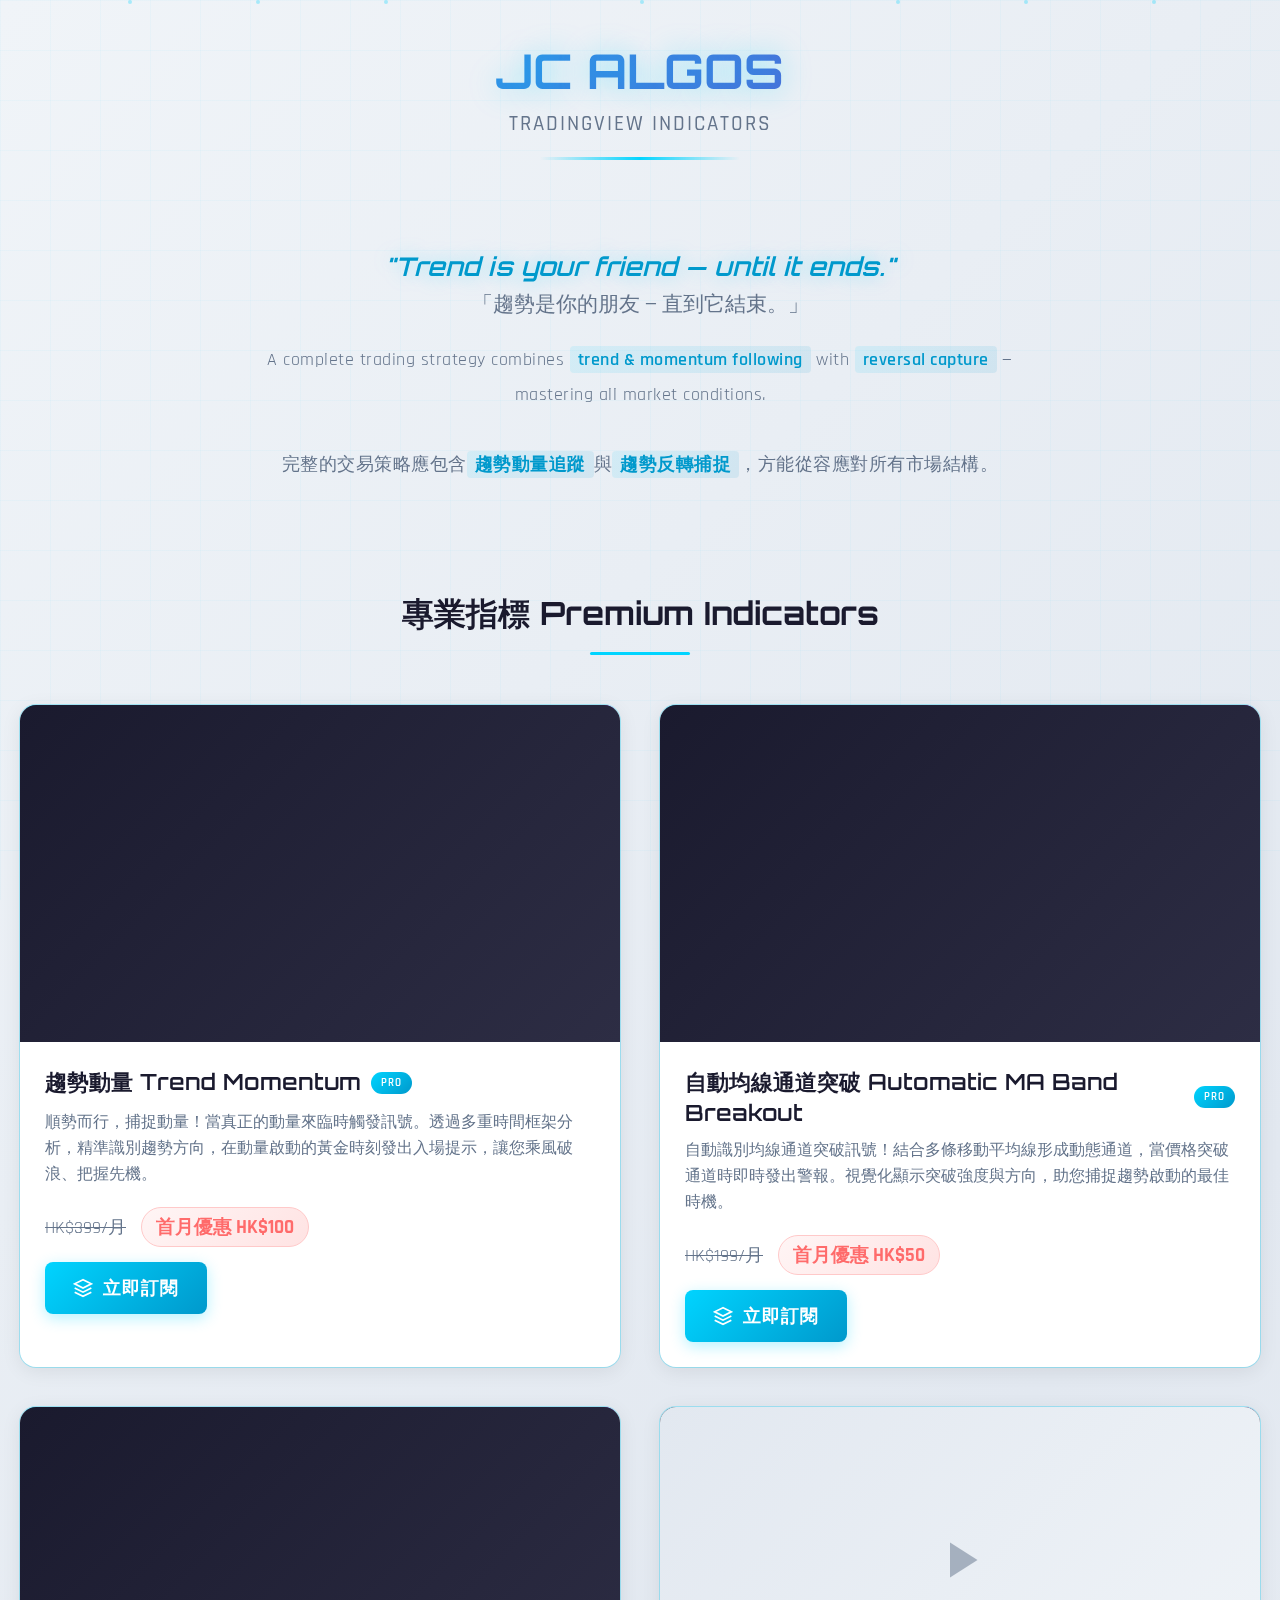
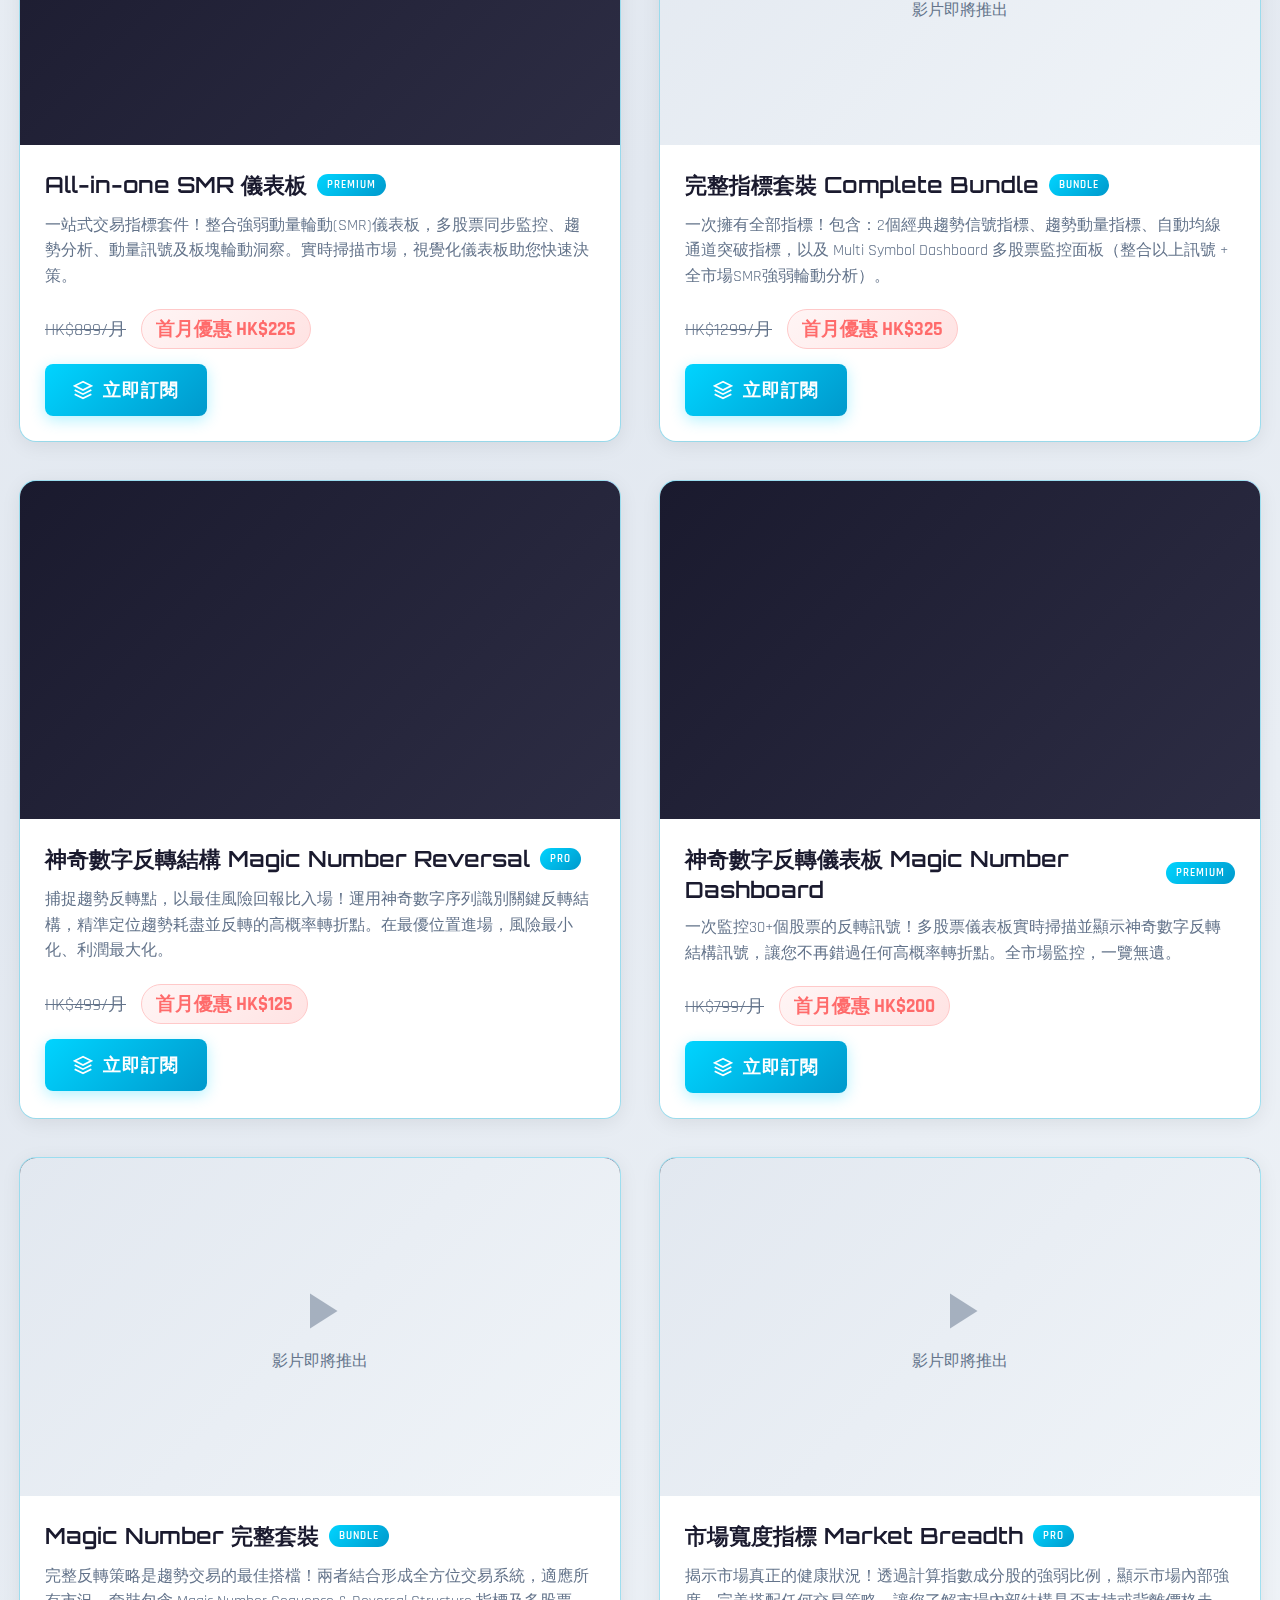
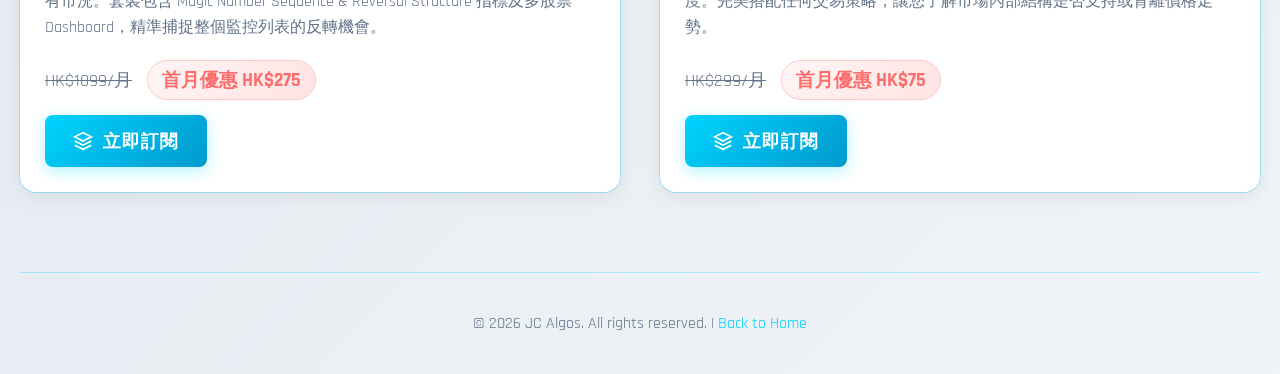
<file: hostinger/indicators.html>
<!DOCTYPE html>
<html lang="en">
<head>
    <meta charset="UTF-8">
    <meta name="viewport" content="width=device-width, initial-scale=1.0">
    <title>JC Algos TradingView Indicators</title>
    <link href="https://fonts.googleapis.com/css2?family=Orbitron:wght@400;500;600;700&family=Rajdhani:wght@300;400;500;600;700&display=swap" rel="stylesheet">
    <style>
        :root {
            --primary: #00d4ff;
            --primary-dark: #0099cc;
            --secondary: #7b2cbf;
            --accent: #00ff88;
            --bg-light: #f0f4f8;
            --bg-card: #ffffff;
            --text-dark: #1a1a2e;
            --text-muted: #64748b;
            --border: rgba(0, 212, 255, 0.3);
            --glow: rgba(0, 212, 255, 0.4);
        }

        * {
            margin: 0;
            padding: 0;
            box-sizing: border-box;
        }

        body {
            font-family: 'Rajdhani', sans-serif;
            background: linear-gradient(135deg, #f0f4f8 0%, #e2e8f0 50%, #f0f4f8 100%);
            color: var(--text-dark);
            min-height: 100vh;
            overflow-x: hidden;
        }

        /* Cyber grid background */
        body::before {
            content: '';
            position: fixed;
            top: 0;
            left: 0;
            width: 100%;
            height: 100%;
            background-image: 
                linear-gradient(rgba(0, 212, 255, 0.03) 1px, transparent 1px),
                linear-gradient(90deg, rgba(0, 212, 255, 0.03) 1px, transparent 1px);
            background-size: 50px 50px;
            pointer-events: none;
            z-index: 0;
        }

        .container {
            max-width: 1400px;
            margin: 0 auto;
            padding: 0 20px;
            position: relative;
            z-index: 1;
        }

        /* Header */
        header {
            padding: 40px 0;
            text-align: center;
            position: relative;
        }

        .logo {
            font-family: 'Orbitron', sans-serif;
            font-size: 3rem;
            font-weight: 700;
            background: linear-gradient(135deg, var(--primary) 0%, var(--secondary) 100%);
            -webkit-background-clip: text;
            -webkit-text-fill-color: transparent;
            background-clip: text;
            text-shadow: 0 0 30px var(--glow);
            margin-bottom: 10px;
        }

        .tagline {
            font-size: 1.3rem;
            color: var(--text-muted);
            font-weight: 500;
            letter-spacing: 2px;
            text-transform: uppercase;
        }

        .cyber-line {
            width: 200px;
            height: 3px;
            background: linear-gradient(90deg, transparent, var(--primary), transparent);
            margin: 20px auto;
            border-radius: 2px;
        }

        /* Hero Description */
        .hero-description {
            text-align: center;
            max-width: 800px;
            margin: 0 auto 40px;
            padding: 30px 20px;
        }

        .hero-quote {
            font-family: 'Orbitron', sans-serif;
            font-size: 1.6rem;
            font-weight: 600;
            color: var(--primary-dark);
            margin-bottom: 8px;
            font-style: italic;
            text-shadow: 0 0 20px var(--glow);
        }

        .hero-quote-cn {
            font-size: 1.3rem;
            font-weight: 500;
            color: var(--text-muted);
            margin-bottom: 25px;
        }

        .hero-text {
            font-size: 1.15rem;
            color: var(--text-muted);
            line-height: 1.9;
            letter-spacing: 0.5px;
        }

        .hero-text .highlight {
            color: var(--primary-dark);
            font-weight: 600;
            background: linear-gradient(135deg, rgba(0, 212, 255, 0.1), rgba(0, 153, 204, 0.1));
            padding: 2px 8px;
            border-radius: 4px;
        }

        /* Indicators Grid */
        .indicators-section {
            padding: 40px 0 80px;
        }

        .section-title {
            font-family: 'Orbitron', sans-serif;
            font-size: 2rem;
            text-align: center;
            margin-bottom: 50px;
            color: var(--text-dark);
            position: relative;
        }

        .section-title::after {
            content: '';
            display: block;
            width: 100px;
            height: 3px;
            background: var(--primary);
            margin: 15px auto 0;
            border-radius: 2px;
        }

        .indicators-grid {
            display: grid;
            grid-template-columns: repeat(2, 1fr);
            gap: 40px;
        }

        @media (max-width: 968px) {
            .indicators-grid {
                grid-template-columns: 1fr;
            }
        }

        /* Indicator Card */
        .indicator-card {
            background: var(--bg-card);
            border-radius: 16px;
            overflow: hidden;
            box-shadow: 
                0 4px 20px rgba(0, 0, 0, 0.08),
                0 0 0 1px var(--border);
            transition: all 0.3s ease;
            position: relative;
        }

        .indicator-card::before {
            content: '';
            position: absolute;
            top: 0;
            left: 0;
            right: 0;
            height: 4px;
            background: linear-gradient(90deg, var(--primary), var(--secondary));
        }

        .indicator-card:hover {
            transform: translateY(-5px);
            box-shadow: 
                0 12px 40px rgba(0, 212, 255, 0.15),
                0 0 0 1px var(--primary);
        }

        .video-container {
            position: relative;
            width: 100%;
            padding-bottom: 56.25%; /* 16:9 */
            background: linear-gradient(135deg, #1a1a2e, #2d2d44);
        }

        .video-container iframe {
            position: absolute;
            top: 0;
            left: 0;
            width: 100%;
            height: 100%;
            border: none;
        }

        .video-placeholder {
            position: absolute;
            top: 0;
            left: 0;
            width: 100%;
            height: 100%;
            display: flex;
            flex-direction: column;
            align-items: center;
            justify-content: center;
            color: #64748b;
            background: linear-gradient(135deg, #e2e8f0, #f0f4f8);
        }

        .video-placeholder svg {
            width: 60px;
            height: 60px;
            margin-bottom: 10px;
            opacity: 0.5;
        }

        .card-content {
            padding: 25px;
        }

        .indicator-name {
            font-family: 'Orbitron', sans-serif;
            font-size: 1.4rem;
            font-weight: 600;
            color: var(--text-dark);
            margin-bottom: 12px;
            display: flex;
            align-items: center;
            gap: 10px;
        }

        .indicator-name .badge {
            font-family: 'Rajdhani', sans-serif;
            font-size: 0.7rem;
            padding: 4px 10px;
            background: linear-gradient(135deg, var(--primary), var(--primary-dark));
            color: white;
            border-radius: 20px;
            text-transform: uppercase;
            font-weight: 600;
            letter-spacing: 1px;
        }

        .indicator-description {
            font-size: 1rem;
            color: var(--text-muted);
            line-height: 1.6;
            margin-bottom: 20px;
        }

        .subscribe-btn {
            display: inline-flex;
            align-items: center;
            gap: 10px;
            padding: 14px 28px;
            background: linear-gradient(135deg, var(--primary), var(--primary-dark));
            color: white;
            border: none;
            border-radius: 8px;
            font-family: 'Rajdhani', sans-serif;
            font-size: 1.1rem;
            font-weight: 600;
            text-transform: uppercase;
            letter-spacing: 1px;
            cursor: pointer;
            transition: all 0.3s ease;
            text-decoration: none;
            box-shadow: 0 4px 15px rgba(0, 212, 255, 0.3);
        }

        .subscribe-btn:hover {
            transform: translateY(-2px);
            box-shadow: 0 6px 25px rgba(0, 212, 255, 0.4);
        }

        .subscribe-btn svg {
            width: 20px;
            height: 20px;
        }

        .price-info {
            display: flex;
            align-items: center;
            gap: 15px;
            margin-bottom: 15px;
            flex-wrap: wrap;
        }

        .price-original {
            font-size: 1.1rem;
            color: var(--text-muted);
            text-decoration: line-through;
        }

        .price-promo {
            font-size: 1.2rem;
            font-weight: 700;
            color: #ff6b6b;
            background: linear-gradient(135deg, #fff5f5, #ffe3e3);
            padding: 6px 14px;
            border-radius: 20px;
            border: 1px solid #ffc9c9;
        }

        /* Footer */
        footer {
            text-align: center;
            padding: 40px 0;
            border-top: 1px solid var(--border);
            color: var(--text-muted);
        }

        footer a {
            color: var(--primary);
            text-decoration: none;
        }

        /* Floating particles */
        .particle {
            position: fixed;
            width: 4px;
            height: 4px;
            background: var(--primary);
            border-radius: 50%;
            opacity: 0.3;
            pointer-events: none;
            animation: float 20s infinite;
        }

        @keyframes float {
            0%, 100% { transform: translateY(100vh) rotate(0deg); opacity: 0; }
            10% { opacity: 0.3; }
            90% { opacity: 0.3; }
            100% { transform: translateY(-100vh) rotate(720deg); opacity: 0; }
        }
    </style>
</head>
<body>
    <!-- Floating particles -->
    <div class="particle" style="left: 10%; animation-delay: 0s;"></div>
    <div class="particle" style="left: 20%; animation-delay: 2s;"></div>
    <div class="particle" style="left: 30%; animation-delay: 4s;"></div>
    <div class="particle" style="left: 50%; animation-delay: 6s;"></div>
    <div class="particle" style="left: 70%; animation-delay: 8s;"></div>
    <div class="particle" style="left: 80%; animation-delay: 10s;"></div>
    <div class="particle" style="left: 90%; animation-delay: 12s;"></div>

    <div class="container">
        <header>
            <h1 class="logo">JC ALGOS</h1>
            <p class="tagline">TradingView Indicators</p>
            <div class="cyber-line"></div>
        </header>

        <!-- Hero Description -->
        <div class="hero-description">
            <p class="hero-quote">"Trend is your friend — until it ends."</p>
            <p class="hero-quote-cn">「趨勢是你的朋友 — 直到它結束。」</p>
            <p class="hero-text">
                A complete trading strategy combines <span class="highlight">trend & momentum following</span> with <span class="highlight">reversal capture</span> — mastering all market conditions.<br><br>
                完整的交易策略應包含<span class="highlight">趨勢動量追蹤</span>與<span class="highlight">趨勢反轉捕捉</span>，方能從容應對所有市場結構。
            </p>
        </div>

        <section class="indicators-section">
            <h2 class="section-title">專業指標 Premium Indicators</h2>
            
            <div class="indicators-grid">
                <!-- Indicator 1: Trend Momentum 趨勢動量 -->
                <div class="indicator-card">
                    <div class="video-container">
                        <iframe src="https://www.youtube.com/embed/QPHLywpmJwA" allowfullscreen></iframe>
                    </div>
                    <div class="card-content">
                        <h3 class="indicator-name">
                            趨勢動量 Trend Momentum
                            <span class="badge">Pro</span>
                        </h3>
                        <p class="indicator-description">
                            順勢而行，捕捉動量！當真正的動量來臨時觸發訊號。透過多重時間框架分析，精準識別趨勢方向，在動量啟動的黃金時刻發出入場提示，讓您乘風破浪、把握先機。
                        </p>
                        <div class="price-info">
                            <span class="price-original">HK$399/月</span>
                            <span class="price-promo">首月優惠 HK$100</span>
                        </div>
                        <a href="https://buy.stripe.com/6oU7sD4ex61e2d23aI77O01?prefilled_promo_code=INDICATOR75" class="subscribe-btn">
                            <svg viewBox="0 0 24 24" fill="none" stroke="currentColor" stroke-width="2">
                                <path d="M12 2L2 7l10 5 10-5-10-5zM2 17l10 5 10-5M2 12l10 5 10-5"/>
                            </svg>
                            立即訂閱
                        </a>
                    </div>
                </div>

                <!-- Indicator 2: MA Band Breakout 均線突破 -->
                <div class="indicator-card">
                    <div class="video-container">
                        <iframe src="https://www.youtube.com/embed/97w88tJnyvE" allowfullscreen></iframe>
                    </div>
                    <div class="card-content">
                        <h3 class="indicator-name">
                            自動均線通道突破 Automatic MA Band Breakout
                            <span class="badge">Pro</span>
                        </h3>
                        <p class="indicator-description">
                            自動識別均線通道突破訊號！結合多條移動平均線形成動態通道，當價格突破通道時即時發出警報。視覺化顯示突破強度與方向，助您捕捉趨勢啟動的最佳時機。
                        </p>
                        <div class="price-info">
                            <span class="price-original">HK$199/月</span>
                            <span class="price-promo">首月優惠 HK$50</span>
                        </div>
                        <a href="https://buy.stripe.com/00w4grcL32P29Fu6mU77O02?prefilled_promo_code=INDICATOR75" class="subscribe-btn">
                            <svg viewBox="0 0 24 24" fill="none" stroke="currentColor" stroke-width="2">
                                <path d="M12 2L2 7l10 5 10-5-10-5zM2 17l10 5 10-5M2 12l10 5 10-5"/>
                            </svg>
                            立即訂閱
                        </a>
                    </div>
                </div>

                <!-- Indicator 3: SMR Dashboard 強弱動量輪動儀表板 -->
                <div class="indicator-card">
                    <div class="video-container">
                        <iframe src="https://www.youtube.com/embed/JpKIPVwPcz8" allowfullscreen></iframe>
                    </div>
                    <div class="card-content">
                        <h3 class="indicator-name">
                            All-in-one SMR 儀表板
                            <span class="badge">Premium</span>
                        </h3>
                        <p class="indicator-description">
                            一站式交易指標套件！整合強弱動量輪動(SMR)儀表板，多股票同步監控、趨勢分析、動量訊號及板塊輪動洞察。實時掃描市場，視覺化儀表板助您快速決策。
                        </p>
                        <div class="price-info">
                            <span class="price-original">HK$899/月</span>
                            <span class="price-promo">首月優惠 HK$225</span>
                        </div>
                        <a href="https://buy.stripe.com/7sY7sD7qJ0GU5pedPm77O03?prefilled_promo_code=INDICATOR75" class="subscribe-btn">
                            <svg viewBox="0 0 24 24" fill="none" stroke="currentColor" stroke-width="2">
                                <path d="M12 2L2 7l10 5 10-5-10-5zM2 17l10 5 10-5M2 12l10 5 10-5"/>
                            </svg>
                            立即訂閱
                        </a>
                    </div>
                </div>

                <!-- Indicator 4: Combo Package 完整指標套裝 -->
                <div class="indicator-card">
                    <div class="video-container">
                        <div class="video-placeholder">
                            <svg viewBox="0 0 24 24" fill="currentColor">
                                <path d="M8 5v14l11-7z"/>
                            </svg>
                            <span>影片即將推出</span>
                        </div>
                    </div>
                    <div class="card-content">
                        <h3 class="indicator-name">
                            完整指標套裝 Complete Bundle
                            <span class="badge">Bundle</span>
                        </h3>
                        <p class="indicator-description">
                            一次擁有全部指標！包含：2個經典趨勢信號指標、趨勢動量指標、自動均線通道突破指標，以及 Multi Symbol Dashboard 多股票監控面板（整合以上訊號 + 全市場SMR強弱輪動分析）。
                        </p>
                        <div class="price-info">
                            <span class="price-original">HK$1299/月</span>
                            <span class="price-promo">首月優惠 HK$325</span>
                        </div>
                        <a href="https://buy.stripe.com/cNi5kvcL3bly3h63aI77O04?prefilled_promo_code=INDICATOR75" class="subscribe-btn">
                            <svg viewBox="0 0 24 24" fill="none" stroke="currentColor" stroke-width="2">
                                <path d="M12 2L2 7l10 5 10-5-10-5zM2 17l10 5 10-5M2 12l10 5 10-5"/>
                            </svg>
                            立即訂閱
                        </a>
                    </div>
                </div>

                <!-- Indicator 5: Magic Number Sequence & Reversal Structure -->
                <div class="indicator-card">
                    <div class="video-container">
                        <iframe src="https://www.youtube.com/embed/zL-ZGqP2JVk" allowfullscreen></iframe>
                    </div>
                    <div class="card-content">
                        <h3 class="indicator-name">
                            神奇數字反轉結構 Magic Number Reversal
                            <span class="badge">Pro</span>
                        </h3>
                        <p class="indicator-description">
                            捕捉趨勢反轉點，以最佳風險回報比入場！運用神奇數字序列識別關鍵反轉結構，精準定位趨勢耗盡並反轉的高概率轉折點。在最優位置進場，風險最小化、利潤最大化。
                        </p>
                        <div class="price-info">
                            <span class="price-original">HK$499/月</span>
                            <span class="price-promo">首月優惠 HK$125</span>
                        </div>
                        <a href="https://buy.stripe.com/00waEP8uNexKcRGdPm77O05?prefilled_promo_code=INDICATOR75" class="subscribe-btn">
                            <svg viewBox="0 0 24 24" fill="none" stroke="currentColor" stroke-width="2">
                                <path d="M12 2L2 7l10 5 10-5-10-5zM2 17l10 5 10-5M2 12l10 5 10-5"/>
                            </svg>
                            立即訂閱
                        </a>
                    </div>
                </div>

                <!-- Indicator 6: Magic Number Sequence & Reversal Structure Dashboard -->
                <div class="indicator-card">
                    <div class="video-container">
                        <iframe src="https://www.youtube.com/embed/Y5jeQNw7X3o" allowfullscreen></iframe>
                    </div>
                    <div class="card-content">
                        <h3 class="indicator-name">
                            神奇數字反轉儀表板 Magic Number Dashboard
                            <span class="badge">Premium</span>
                        </h3>
                        <p class="indicator-description">
                            一次監控30+個股票的反轉訊號！多股票儀表板實時掃描並顯示神奇數字反轉結構訊號，讓您不再錯過任何高概率轉折點。全市場監控，一覽無遺。
                        </p>
                        <div class="price-info">
                            <span class="price-original">HK$799/月</span>
                            <span class="price-promo">首月優惠 HK$200</span>
                        </div>
                        <a href="https://buy.stripe.com/14AcMX9yRbly9Fuh1y77O06?prefilled_promo_code=INDICATOR75" class="subscribe-btn">
                            <svg viewBox="0 0 24 24" fill="none" stroke="currentColor" stroke-width="2">
                                <path d="M12 2L2 7l10 5 10-5-10-5zM2 17l10 5 10-5M2 12l10 5 10-5"/>
                            </svg>
                            立即訂閱
                        </a>
                    </div>
                </div>

                <!-- Indicator 7: Magic Number Complete Bundle -->
                <div class="indicator-card">
                    <div class="video-container">
                        <div class="video-placeholder">
                            <svg viewBox="0 0 24 24" fill="currentColor">
                                <path d="M8 5v14l11-7z"/>
                            </svg>
                            <span>影片即將推出</span>
                        </div>
                    </div>
                    <div class="card-content">
                        <h3 class="indicator-name">
                            Magic Number 完整套裝
                            <span class="badge">Bundle</span>
                        </h3>
                        <p class="indicator-description">
                            完整反轉策略是趨勢交易的最佳搭檔！兩者結合形成全方位交易系統，適應所有市況。套裝包含 Magic Number Sequence & Reversal Structure 指標及多股票 Dashboard，精準捕捉整個監控列表的反轉機會。
                        </p>
                        <div class="price-info">
                            <span class="price-original">HK$1099/月</span>
                            <span class="price-promo">首月優惠 HK$275</span>
                        </div>
                        <a href="https://buy.stripe.com/bJe9AL12lahu7xmh1y77O07?prefilled_promo_code=INDICATOR75" class="subscribe-btn">
                            <svg viewBox="0 0 24 24" fill="none" stroke="currentColor" stroke-width="2">
                                <path d="M12 2L2 7l10 5 10-5-10-5zM2 17l10 5 10-5M2 12l10 5 10-5"/>
                            </svg>
                            立即訂閱
                        </a>
                    </div>
                </div>

                <!-- Indicator 8: Market Breadth Indicator -->
                <div class="indicator-card">
                    <div class="video-container">
                        <div class="video-placeholder">
                            <svg viewBox="0 0 24 24" fill="currentColor">
                                <path d="M8 5v14l11-7z"/>
                            </svg>
                            <span>影片即將推出</span>
                        </div>
                    </div>
                    <div class="card-content">
                        <h3 class="indicator-name">
                            市場寬度指標 Market Breadth
                            <span class="badge">Pro</span>
                        </h3>
                        <p class="indicator-description">
                            揭示市場真正的健康狀況！透過計算指數成分股的強弱比例，顯示市場內部強度。完美搭配任何交易策略，讓您了解市場內部結構是否支持或背離價格走勢。
                        </p>
                        <div class="price-info">
                            <span class="price-original">HK$299/月</span>
                            <span class="price-promo">首月優惠 HK$75</span>
                        </div>
                        <a href="https://buy.stripe.com/7sY7sDaCVcpCbNC26E77O08?prefilled_promo_code=INDICATOR75" class="subscribe-btn">
                            <svg viewBox="0 0 24 24" fill="none" stroke="currentColor" stroke-width="2">
                                <path d="M12 2L2 7l10 5 10-5-10-5zM2 17l10 5 10-5M2 12l10 5 10-5"/>
                            </svg>
                            立即訂閱
                        </a>
                    </div>
                </div>
            </div>
        </section>

        <footer>
            <p>&copy; 2026 JC Algos. All rights reserved. | <a href="index.html">Back to Home</a></p>
        </footer>
    </div>
</body>
</html>
</file>
